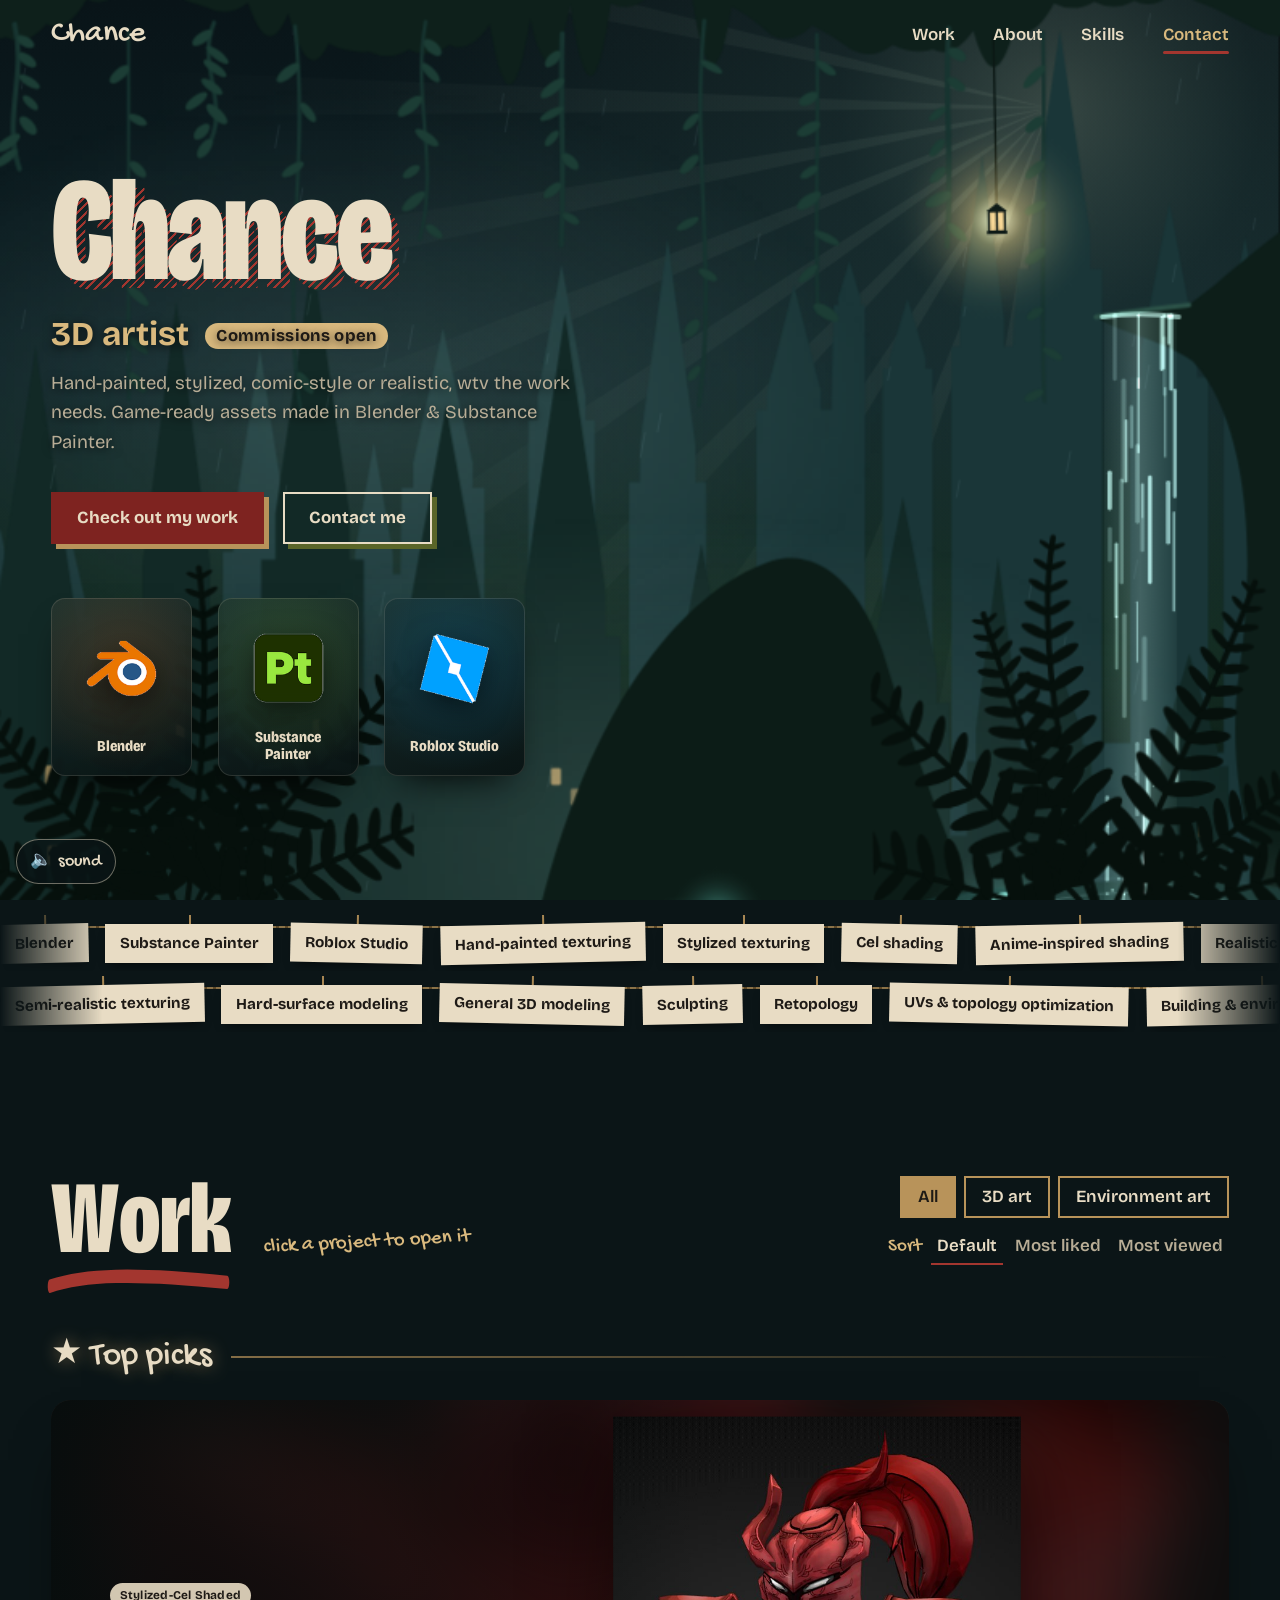
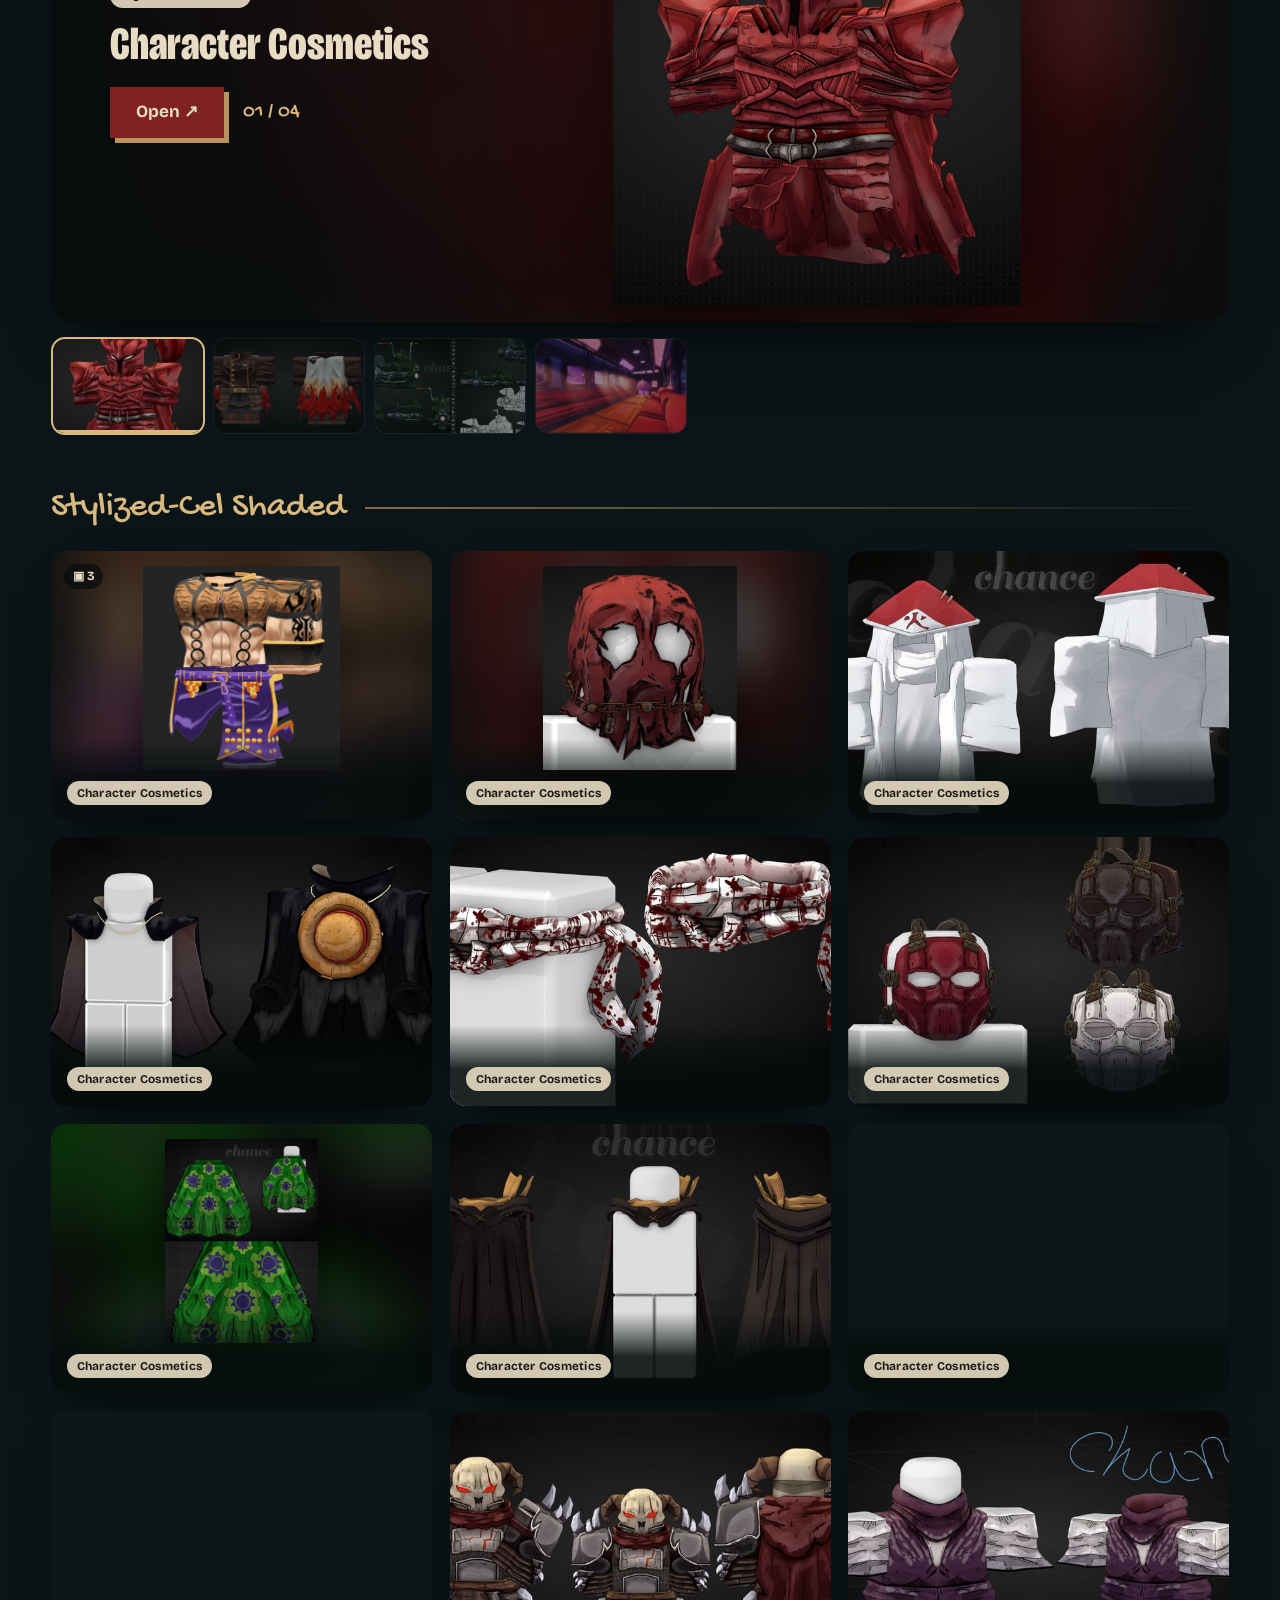
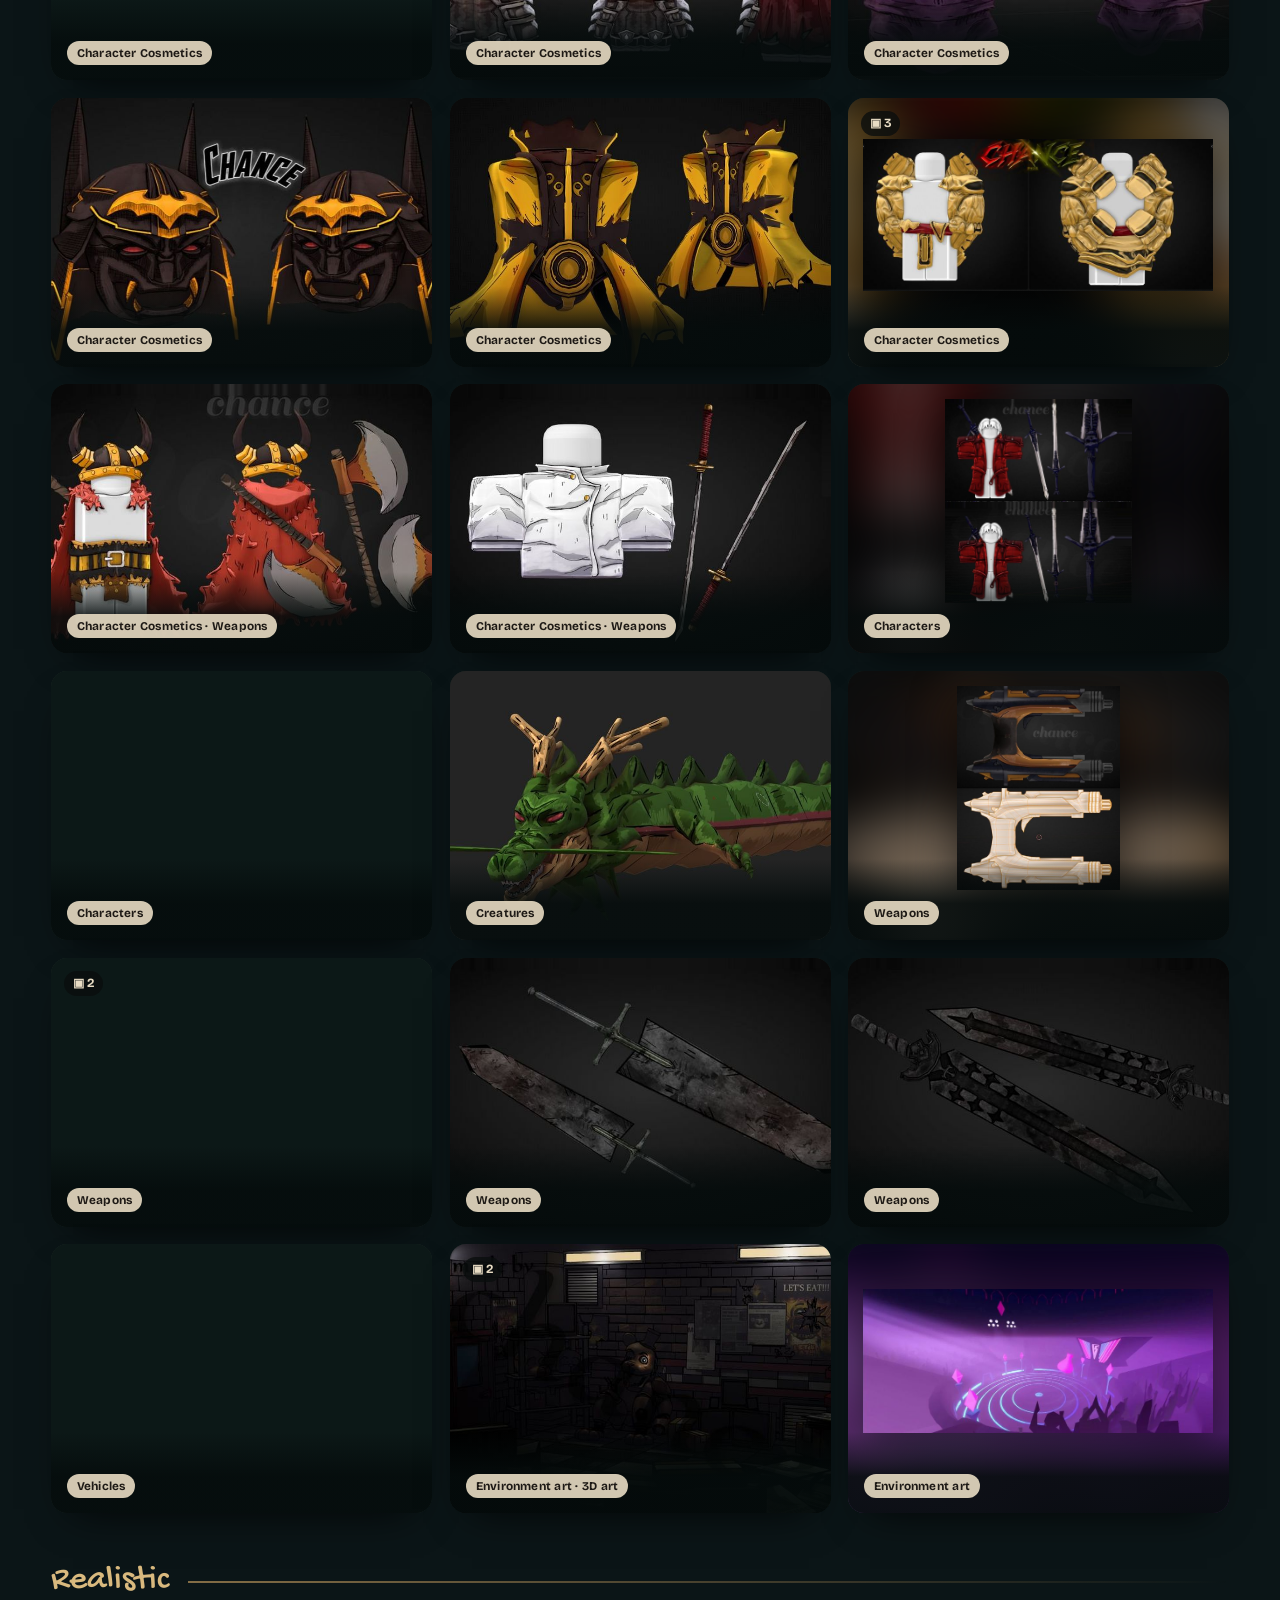
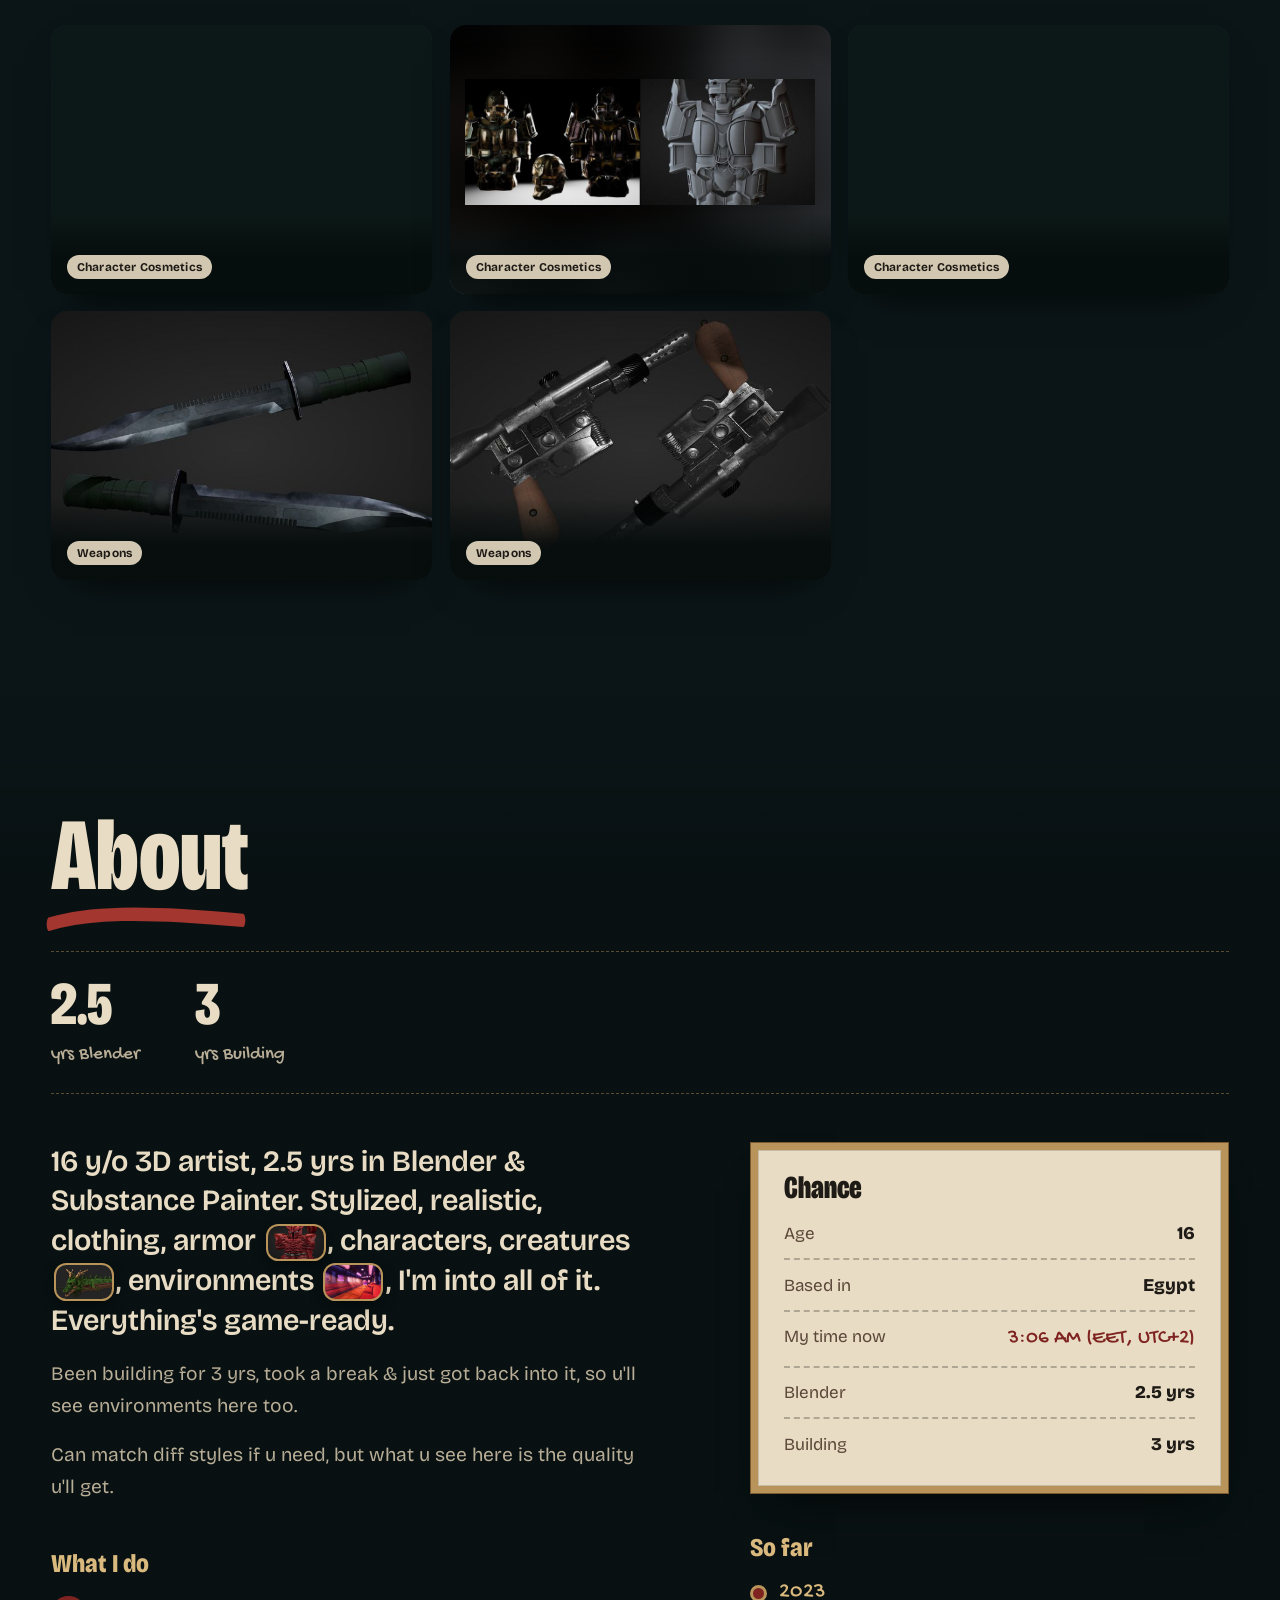
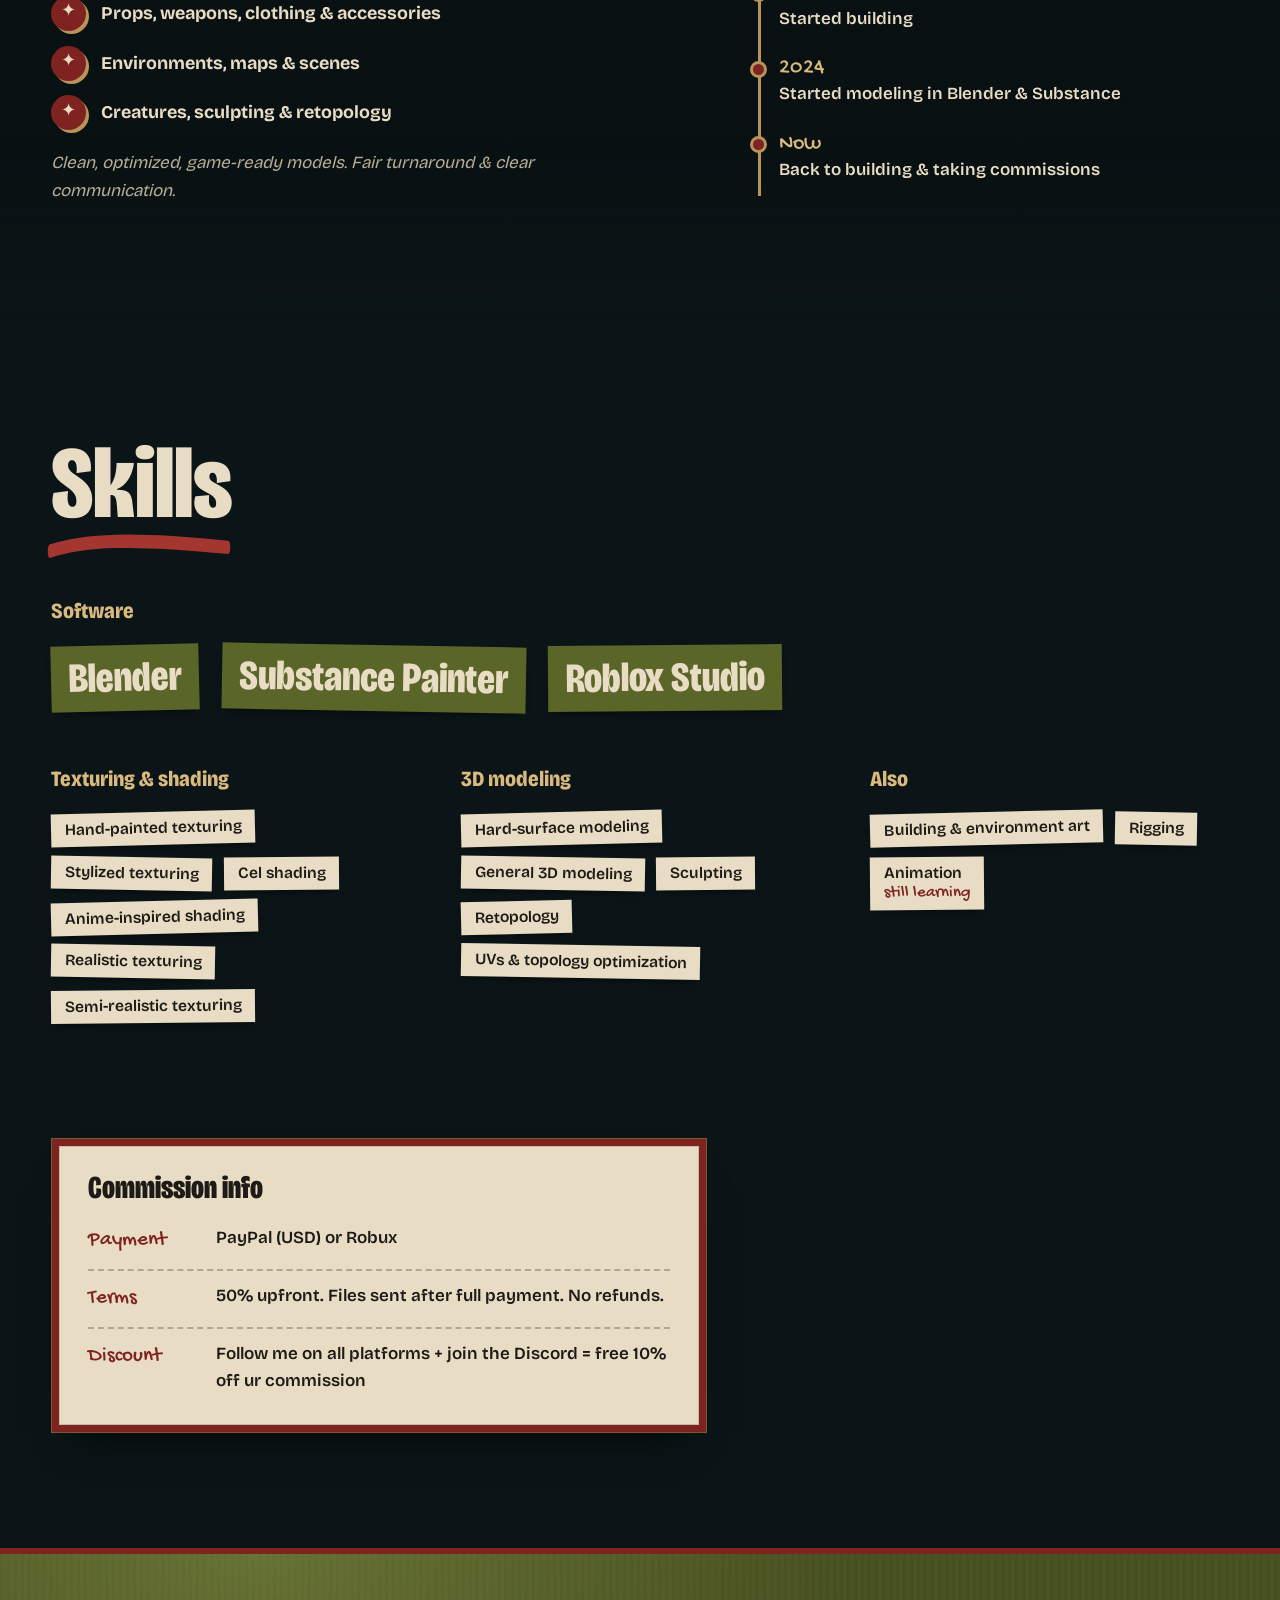
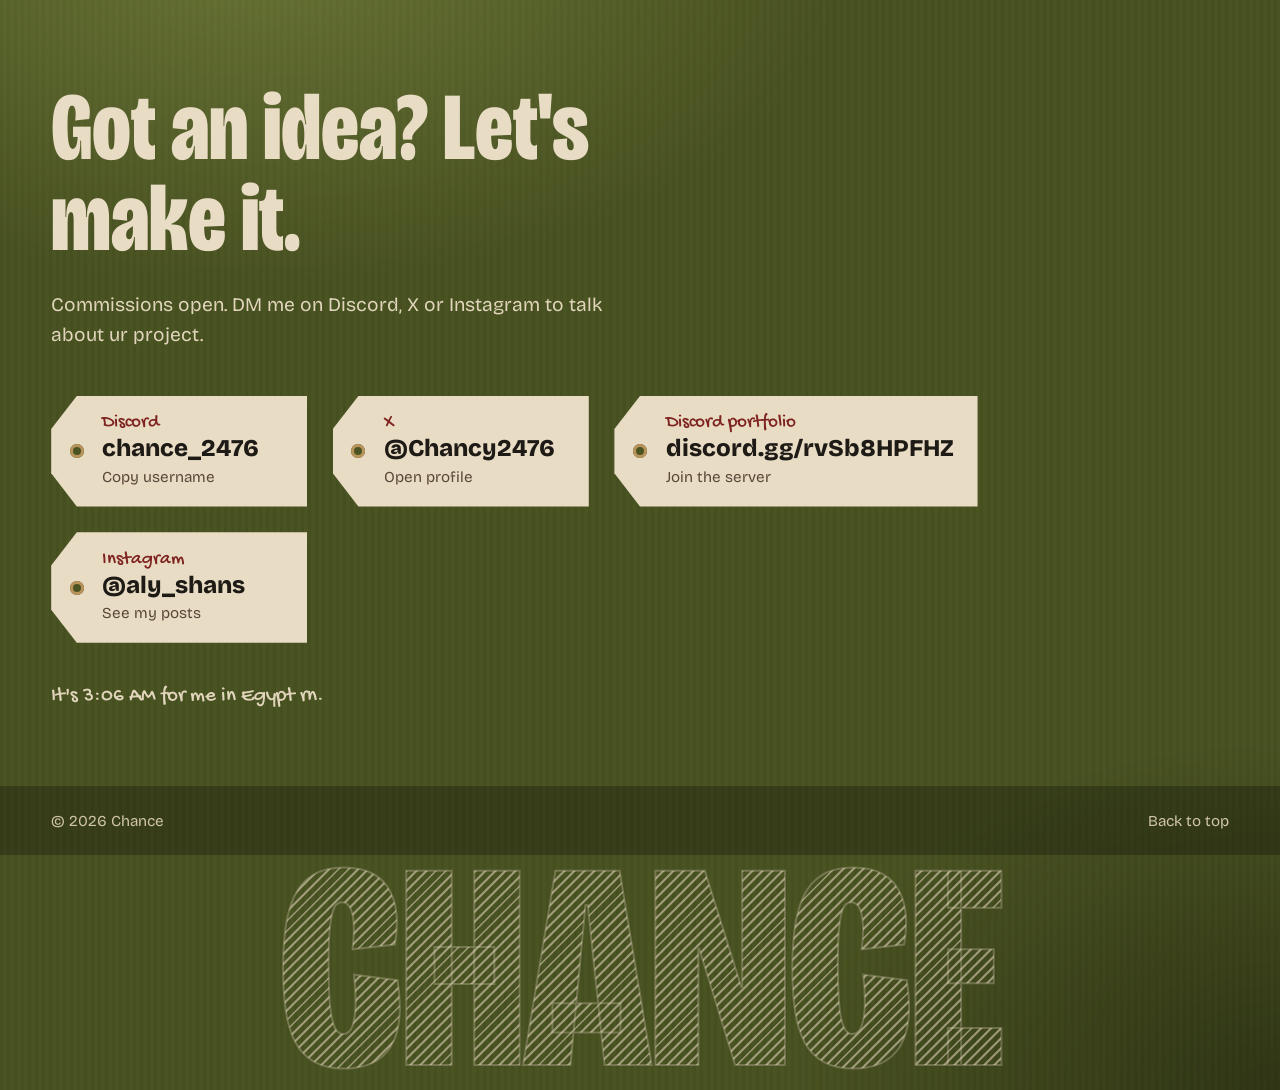
<file: index.html>
<!DOCTYPE html>
<html lang="en">
<head>
<meta charset="utf-8">
<meta name="viewport" content="width=device-width, initial-scale=1, viewport-fit=cover">
<title>Chance | 3D artist</title>
<meta name="description" content="Chance is a 3D artist making hand-painted, stylized and realistic game-ready assets in Blender and Substance Painter: armor, clothing, characters, creatures, weapons, vehicles and environments. Commissions open.">
<meta property="og:title" content="Chance | 3D artist">
<meta property="og:description" content="Hand-painted, stylized & realistic game-ready 3D. Commissions open.">
<meta property="og:type" content="website">
<meta property="og:url" content="https://chance-port.github.io/">
<meta property="og:image" content="https://chance-port.github.io/og-image.jpg">
<meta property="og:image:width" content="1200">
<meta property="og:image:height" content="630">
<meta property="og:image:alt" content="Chance, 3D artist: commissions open">
<meta name="twitter:card" content="summary_large_image">
<meta name="twitter:title" content="Chance | 3D artist">
<meta name="twitter:description" content="Hand-painted, stylized & realistic game-ready 3D. Commissions open.">
<meta name="twitter:image" content="https://chance-port.github.io/og-image.jpg">
<link rel="canonical" href="https://chance-port.github.io/">
<script type="application/ld+json">{"@context":"https://schema.org","@type":"Person","name":"Chance","jobTitle":"3D artist","url":"https://chance-port.github.io/","sameAs":["https://x.com/Chancy2476","https://www.instagram.com/aly_shans"]}</script>
<meta name="theme-color" content="#0B1517">
<link rel="icon" href="data:image/svg+xml,<svg xmlns='http://www.w3.org/2000/svg' viewBox='0 0 32 32'><rect x='3' y='3' width='26' height='26' fill='%23E8DCC4' stroke='%23B8935A' stroke-width='4'/><path d='M16 8l7 4v8l-7 4-7-4v-8z' fill='%237E2320' stroke='%231E1A16' stroke-width='1.5'/></svg>">
<link rel="preconnect" href="https://fonts.googleapis.com">
<link rel="preconnect" href="https://fonts.gstatic.com" crossorigin>
<link href="https://fonts.googleapis.com/css2?family=Bricolage+Grotesque:opsz,wdth,wght@12..96,75..100,300..800&family=Gochi+Hand&display=swap" rel="stylesheet">
<link rel="stylesheet" href="style.css">
</head>
<body>

<div class="loader" aria-hidden="true">
  <svg viewBox="0 0 80 140" class="candle">
    <circle class="candle-glow" cx="40" cy="34" r="30"/>
    <path class="candle-flame" d="M40 14C46 26 50 32 47 40C45 45 35 45 33 40C30 32 34 26 40 14Z"/>
    <path d="M40 44v8" class="candle-wick"/>
    <path d="M28 52h24v62H28z" class="candle-body"/>
    <path d="M28 60c6 3 9-2 12 4" class="candle-drip"/>
    <path d="M16 114h48l-4 10H20z" class="candle-dish"/>
  </svg>
  <p class="loader-text">lighting up</p>
</div>

<div class="scene" aria-hidden="true"><canvas class="scene-canvas"></canvas></div>
<div class="cursor" aria-hidden="true"><span class="cursor-label">View</span></div>
<div class="progress" aria-hidden="true"></div>

<a class="skip" href="#main">Skip to content</a>

<header class="nav" id="nav">
  <a href="#top" class="nav-logo" aria-label="Chance, back to top">Chance</a>
  <button class="nav-toggle" aria-expanded="false" aria-controls="nav-links">
    <span class="sr-only">Menu</span><span class="nav-toggle-bar"></span><span class="nav-toggle-bar"></span>
  </button>
  <nav id="nav-links" class="nav-links" aria-label="Main">
    <a href="#work" data-label="work">Work</a>
    <a href="#about" data-label="about">About</a>
    <a href="#skills" data-label="skills">Skills</a>
    <a href="#contact" data-label="contact">Contact</a>
  </nav>
</header>

<main id="main">

  <section class="hero" id="top">
    <div class="hero-text">
      <h1 class="hero-name" data-name>Chance</h1>
      <p class="hero-role"><span data-role>3D artist</span> <span class="badge" data-label="badge">Commissions open</span></p>
      <p class="hero-intro" data-intro></p>
      <div class="hero-actions">
        <a href="#work" class="btn btn-red" data-label="heroButton1">See my work</a>
        <a href="#contact" class="btn btn-line" data-label="heroButton2">Commission me</a>
      </div>
      <div class="tool-wall" data-tools aria-label="Software I use"></div>
    </div>
    <p class="scene-hint">move your mouse, click to release fireflies</p>
  </section>

  <section class="ticker" aria-label="Skills and tools">
    <div class="tick-row" data-tick="0"><div class="tick-track"></div></div>
    <div class="tick-row rev" data-tick="1"><div class="tick-track"></div></div>
  </section>

  <section class="section work" id="work">
    <div class="section-head">
      <h2 class="section-title" data-split data-label="work">Work</h2>
      <p class="note section-note" data-label="workNote">click a frame to flip it</p>
      <div class="work-tools">
        <div class="filters" role="toolbar" aria-label="Filter projects" hidden></div>
        <div class="sorter" role="group" aria-label="Sort projects" data-sort hidden><span class="sorter-label">Sort</span></div>
      </div>
    </div>
    <div class="wall" id="grid"></div>
  </section>

  <section class="section about" id="about">
    <div class="section-head">
      <h2 class="section-title" data-split data-label="about">About</h2>
    </div>
    <div class="stats-band" data-statsband></div>
    <div class="about-grid">
      <div class="about-bio">
        <div class="bio" data-bio></div>
        <h3 class="sub-title" data-label="howIWork">How I work</h3>
        <ol class="process" data-process></ol>
      </div>
      <aside class="about-side">
        <div class="placard pop">
          <p class="placard-title" data-name-plain>Chance</p>
          <dl class="facts" data-facts></dl>
        </div>
        <h3 class="sub-title" data-label="soFar">So far</h3>
        <ol class="timeline" data-timeline></ol>
      </aside>
    </div>
  </section>

  <section class="section skills" id="skills">
    <div class="section-head">
      <h2 class="section-title" data-split data-label="skills">Skills</h2>
    </div>
    <div class="skills-wrap" data-skills></div>
  </section>

  <section class="section commission-sec" data-commission-sec>
    <div class="commission-card pop">
      <h3 class="commission-title" data-commission-title>Commission info</h3>
      <dl class="commission-list" data-commission></dl>
    </div>
  </section>

  <section class="contact" id="contact">
    <div class="contact-inner">
      <h2 class="contact-title" data-split data-label="contactTitle">Have a model or scene in mind?</h2>
      <p class="contact-text" data-label="contactText">I'm open to commissions and collaborations. Send me a message on Discord or X with what you need and we'll work it out from there.</p>
      <div class="contact-links">
        <button class="tag" type="button" data-copy-discord>
          <span class="tag-label">Discord</span>
          <span class="tag-value" data-discord></span>
          <span class="tag-action" data-copy-status>Copy username</span>
        </button>
        <a class="tag" data-x href="#" target="_blank" rel="noopener">
          <span class="tag-label">X</span>
          <span class="tag-value" data-x-handle></span>
          <span class="tag-action">Open profile</span>
        </a>
        <a class="tag" data-dserver href="#" target="_blank" rel="noopener" hidden>
          <span class="tag-label">Discord portfolio</span>
          <span class="tag-value" data-dserver-handle></span>
          <span class="tag-action">Join the server</span>
        </a>
        <a class="tag" data-ig href="#" target="_blank" rel="noopener" hidden>
          <span class="tag-label">Instagram</span>
          <span class="tag-value" data-ig-handle></span>
          <span class="tag-action">See my posts</span>
        </a>
        <a class="tag" data-email href="#" hidden>
          <span class="tag-label">Email</span>
          <span class="tag-value" data-email-value></span>
          <span class="tag-action">Write an email</span>
        </a>
      </div>
      <p class="note contact-clock" data-clock></p>
    </div>
    <footer class="footer">
      <span>&copy; <span data-year></span> <span data-name-plain>Chance</span></span>
      <span class="visits" data-visits hidden></span>
      <a href="#top">Back to top</a>
    </footer>
    <div class="wordmark" aria-hidden="true" data-wordmark><span class="wm-outline">CHANCE</span><span class="wm-fill">CHANCE</span></div>
  </section>
</main>

<!-- flipped frame -->
<div class="flip" id="flip" hidden>
  <div class="flip-backdrop"></div>
  <div class="flipper" role="dialog" aria-modal="true" aria-labelledby="flip-title">
    <div class="face face-front"></div>
    <div class="face face-back">
      <span class="tape tape-l" aria-hidden="true"></span><span class="tape tape-r" aria-hidden="true"></span>
      <button class="flip-close" type="button" aria-label="Close">&times;</button>
      <p class="back-cat" data-f-cat></p>
      <h2 class="back-title" id="flip-title" data-f-title></h2>
      <div class="back-desc" data-f-desc></div>
      <div class="stats-row" data-stats="back"></div>
      <div class="back-actions">
        <button class="btn btn-red" type="button" data-f-full>View full project</button>
        <a class="btn btn-ink-line" data-f-link target="_blank" rel="noopener">View on X</a>
      </div>
    </div>
  </div>
</div>

<!-- zoomed picture -->
<div class="zoom" id="zoom" role="dialog" aria-modal="true" aria-label="Zoomed picture" hidden>
  <img alt="" draggable="false">
  <button type="button" class="zoom-close" aria-label="Close zoom">&times;</button>
  <button type="button" class="zoom-prev" aria-label="Previous picture">&lsaquo;</button>
  <button type="button" class="zoom-next" aria-label="Next picture">&rsaquo;</button>
  <p class="zoom-count" aria-live="polite"></p>
  <p class="zoom-hint">scroll or pinch to zoom &middot; drag to look around &middot; double-click to reset</p>
</div>

<!-- full project view -->
<div class="viewer" id="viewer" role="dialog" aria-modal="true" aria-labelledby="viewer-title" hidden>
  <div class="viewer-panel">
    <button class="viewer-close" type="button" aria-label="Close project">Close</button>
    <div class="viewer-body">
      <div class="viewer-media" data-v-media></div>
      <div class="viewer-info">
        <p class="viewer-cat" data-v-cat></p>
        <h2 id="viewer-title" class="viewer-title" data-v-title></h2>
        <div class="viewer-desc" data-v-desc></div>
        <div class="stats-row" data-stats="viewer"></div>
        <a class="btn btn-red viewer-link" data-v-link target="_blank" rel="noopener">View the post on X</a>
      </div>
    </div>
    <div class="viewer-nav">
      <button type="button" class="viewer-prev">Previous</button>
      <span class="viewer-count" data-v-count></span>
      <button type="button" class="viewer-next">Next</button>
    </div>
  </div>
</div>

<!-- always load the newest content (skips old cached copies) -->
<script>var v = Date.now(); document.write('<script src="content.js?v=' + v + '"><\/script><script src="main.js?v=' + v + '"><\/script>');</script>
</body>
</html>
</file>
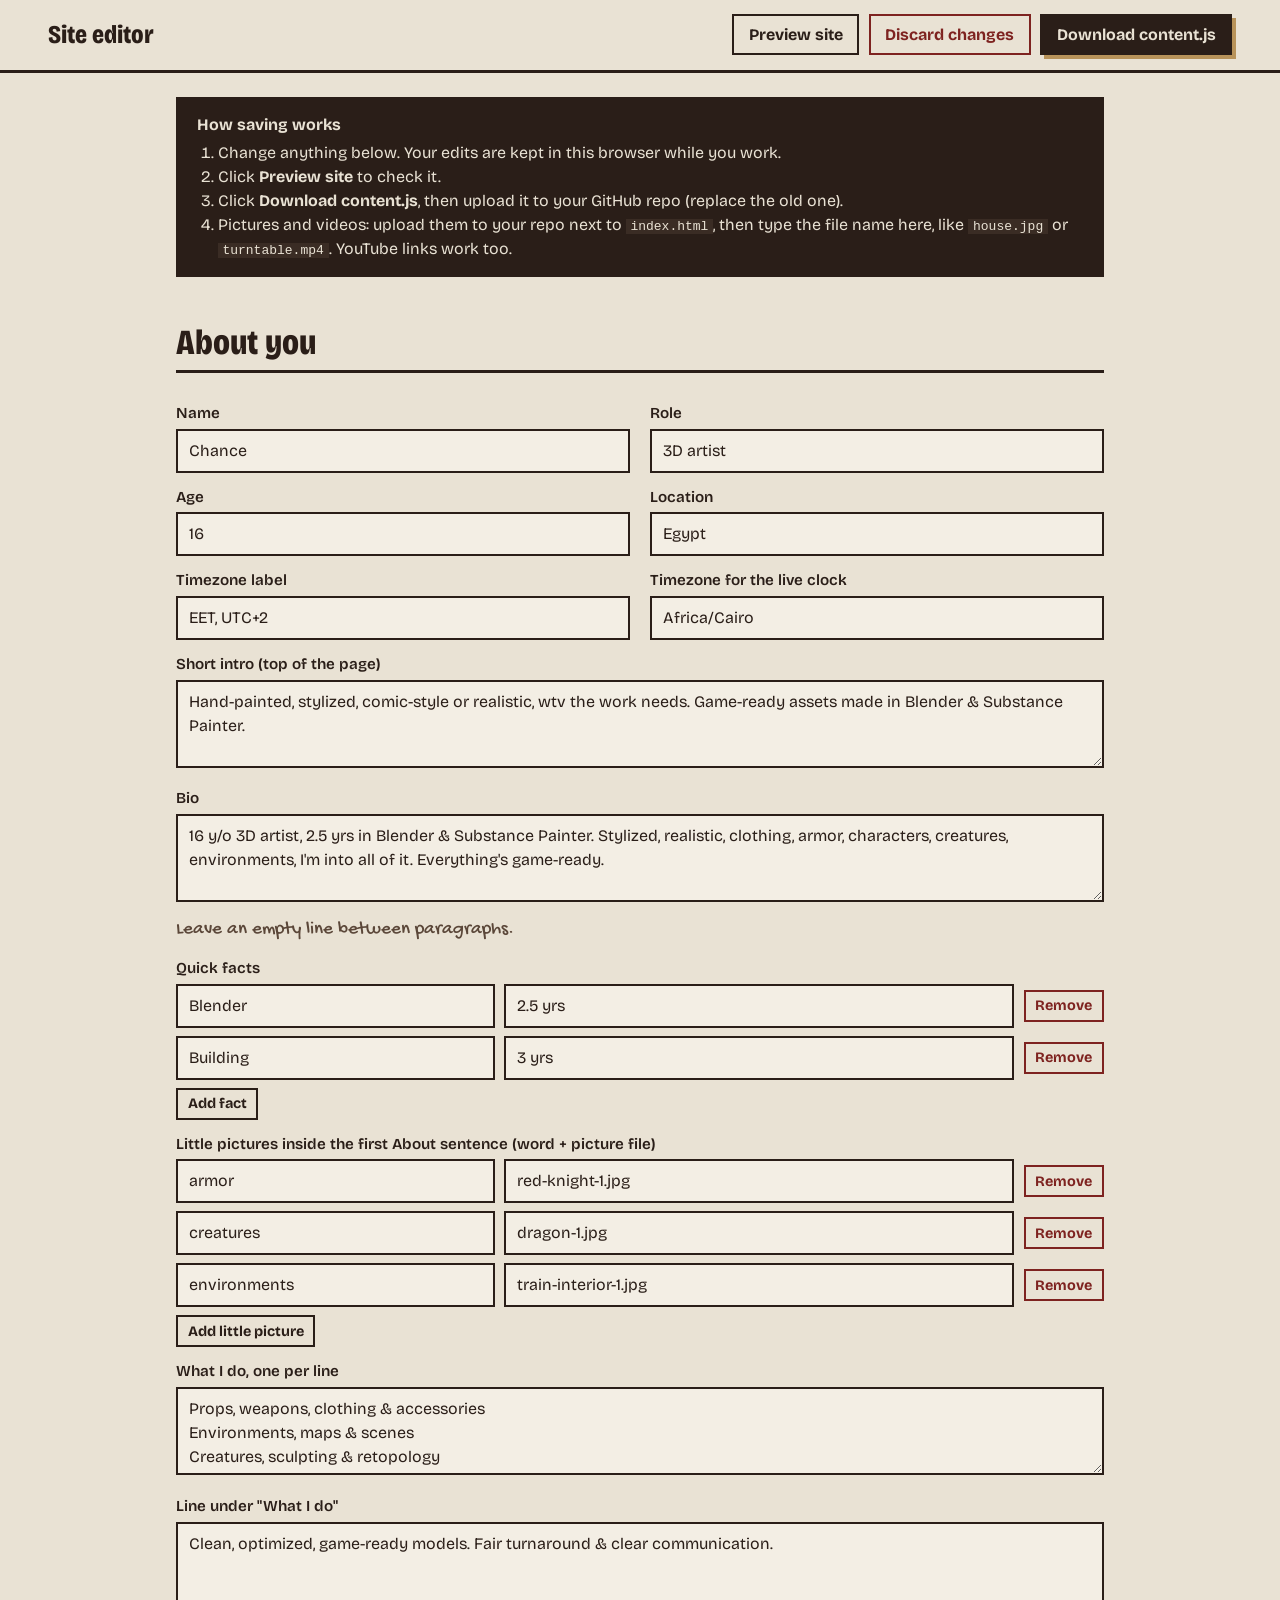
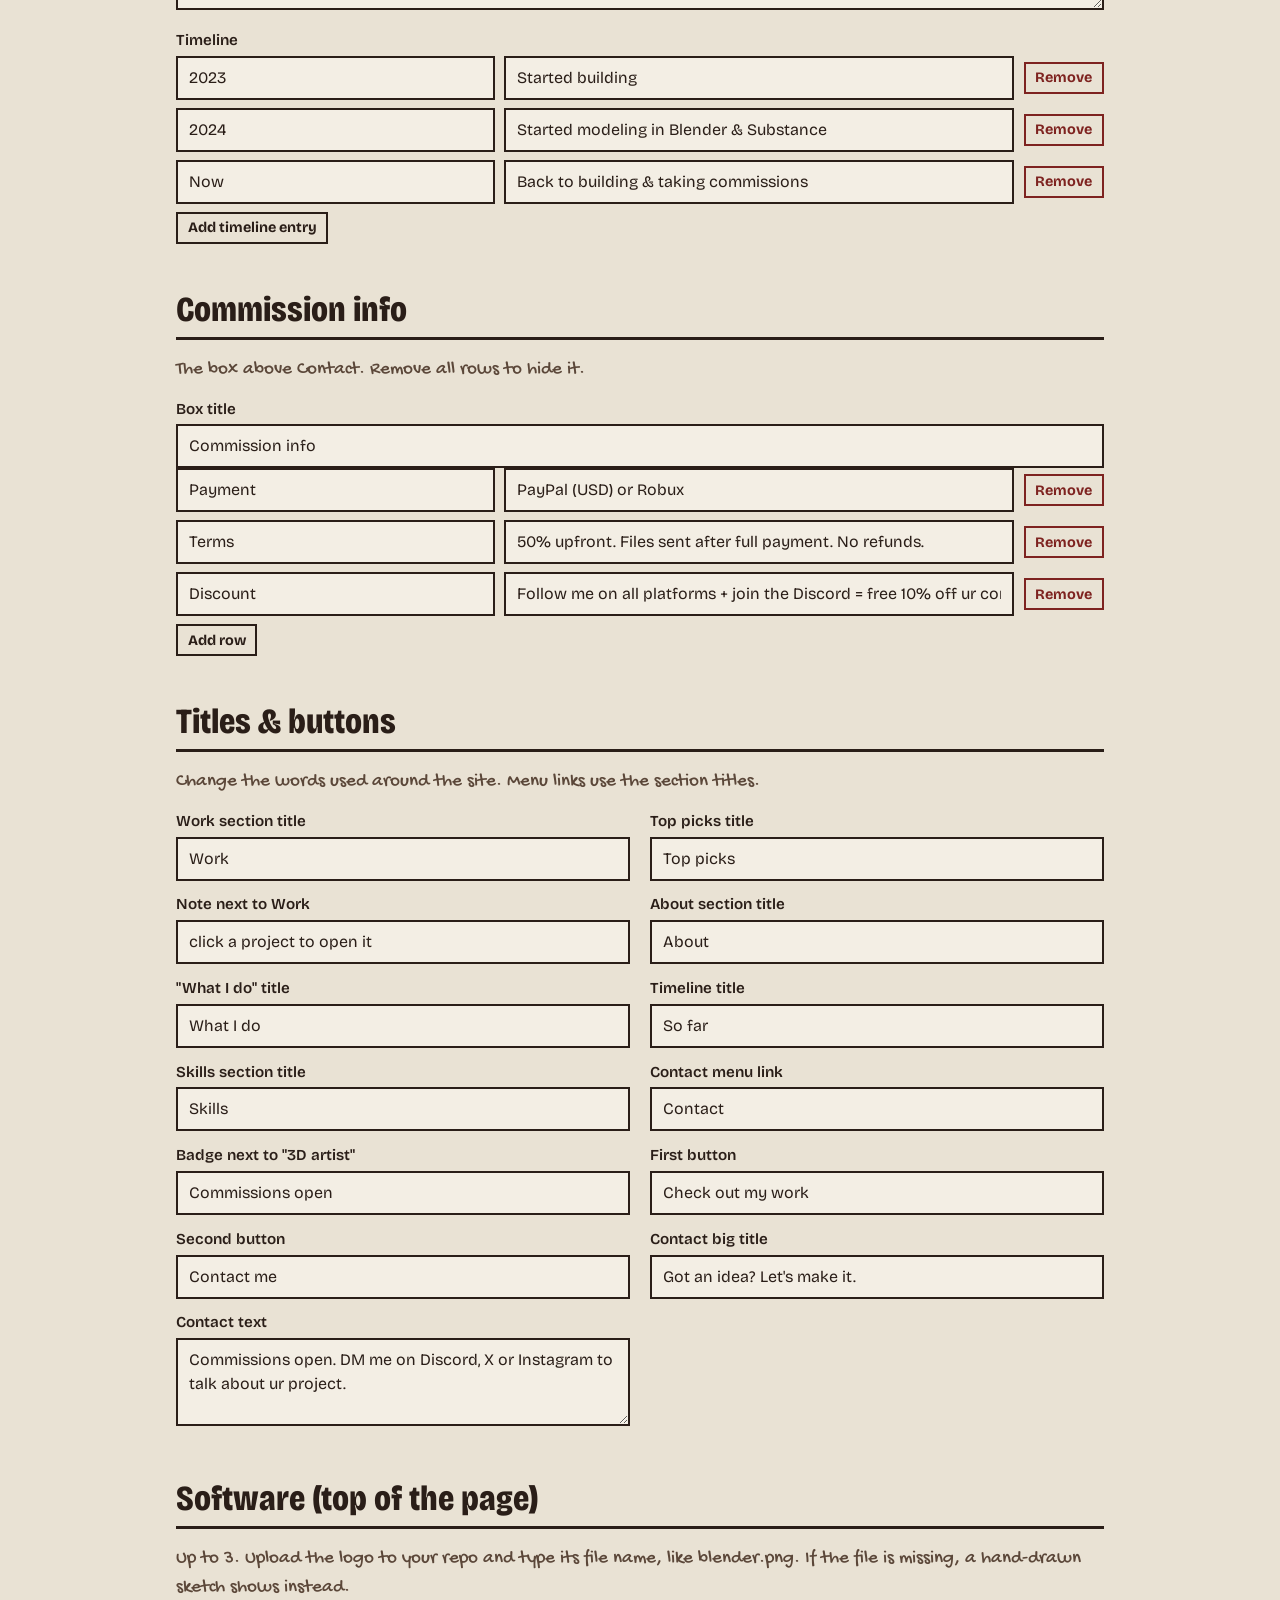
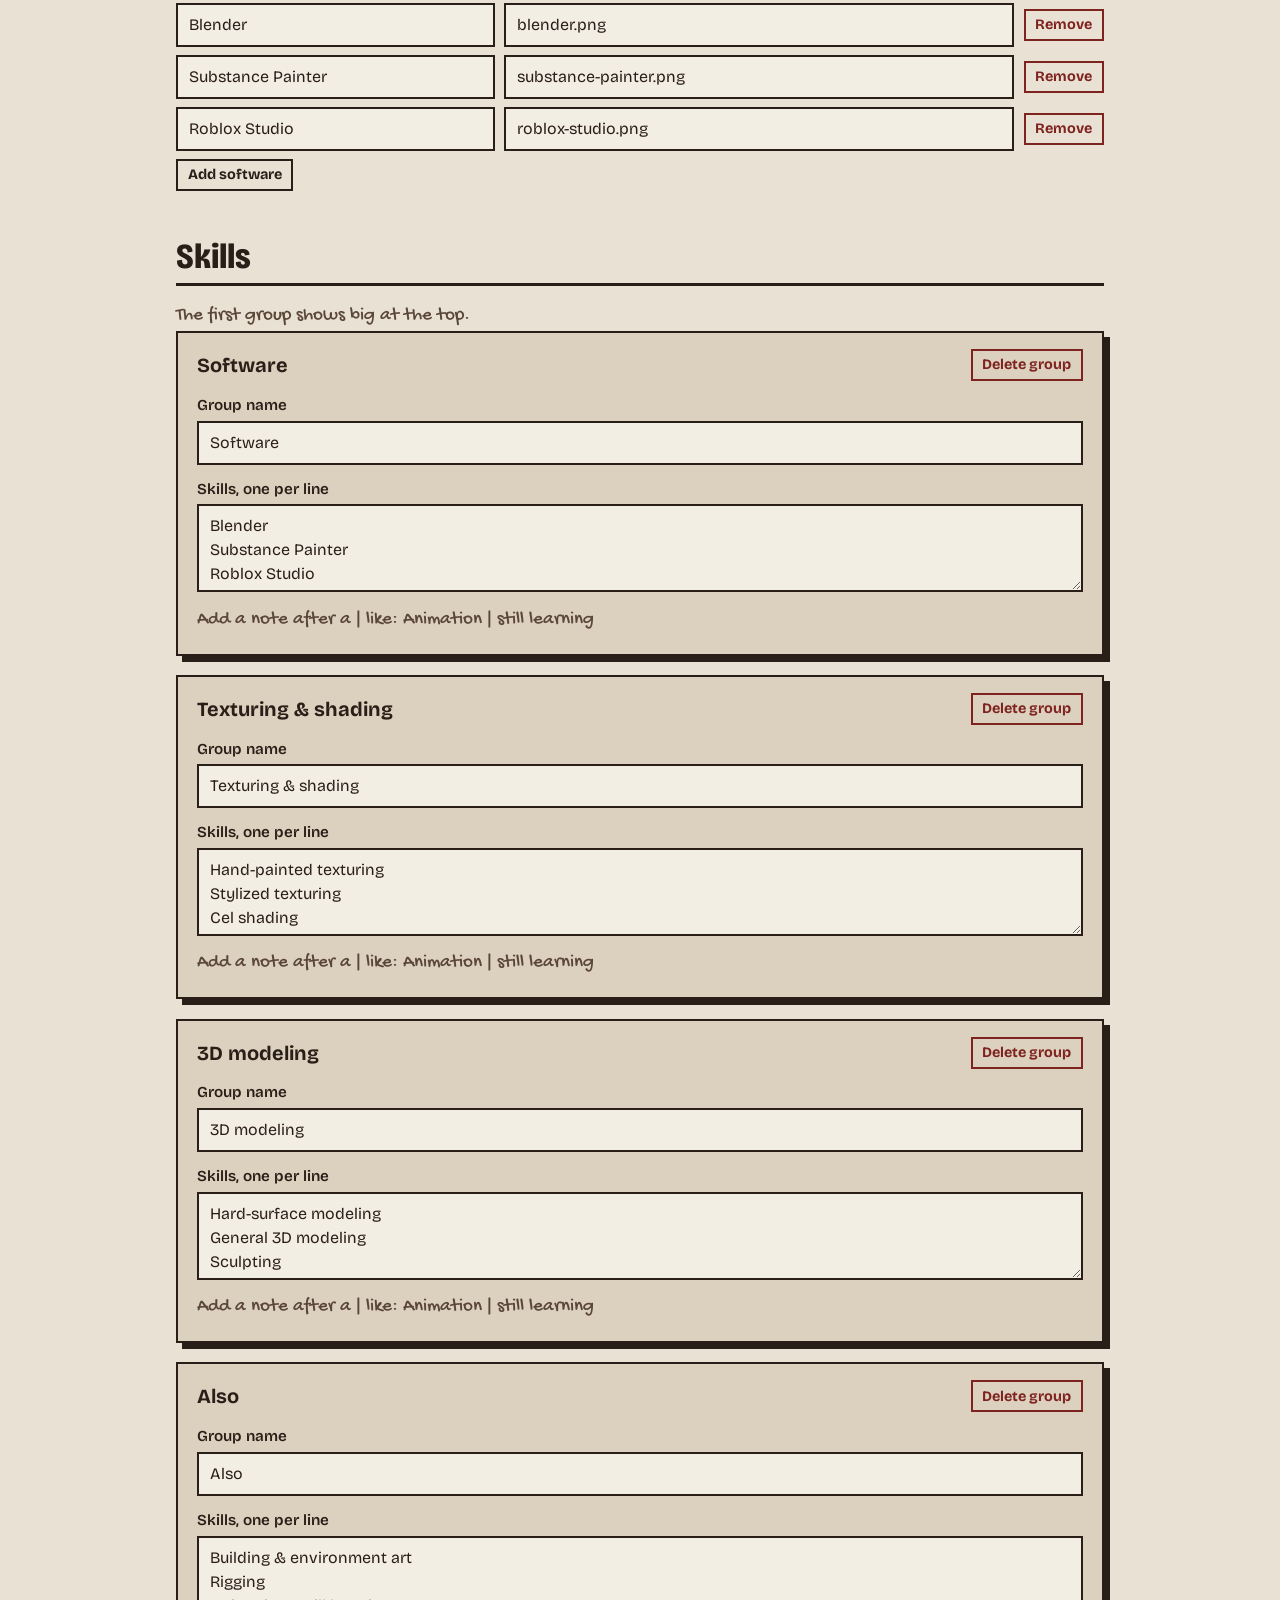
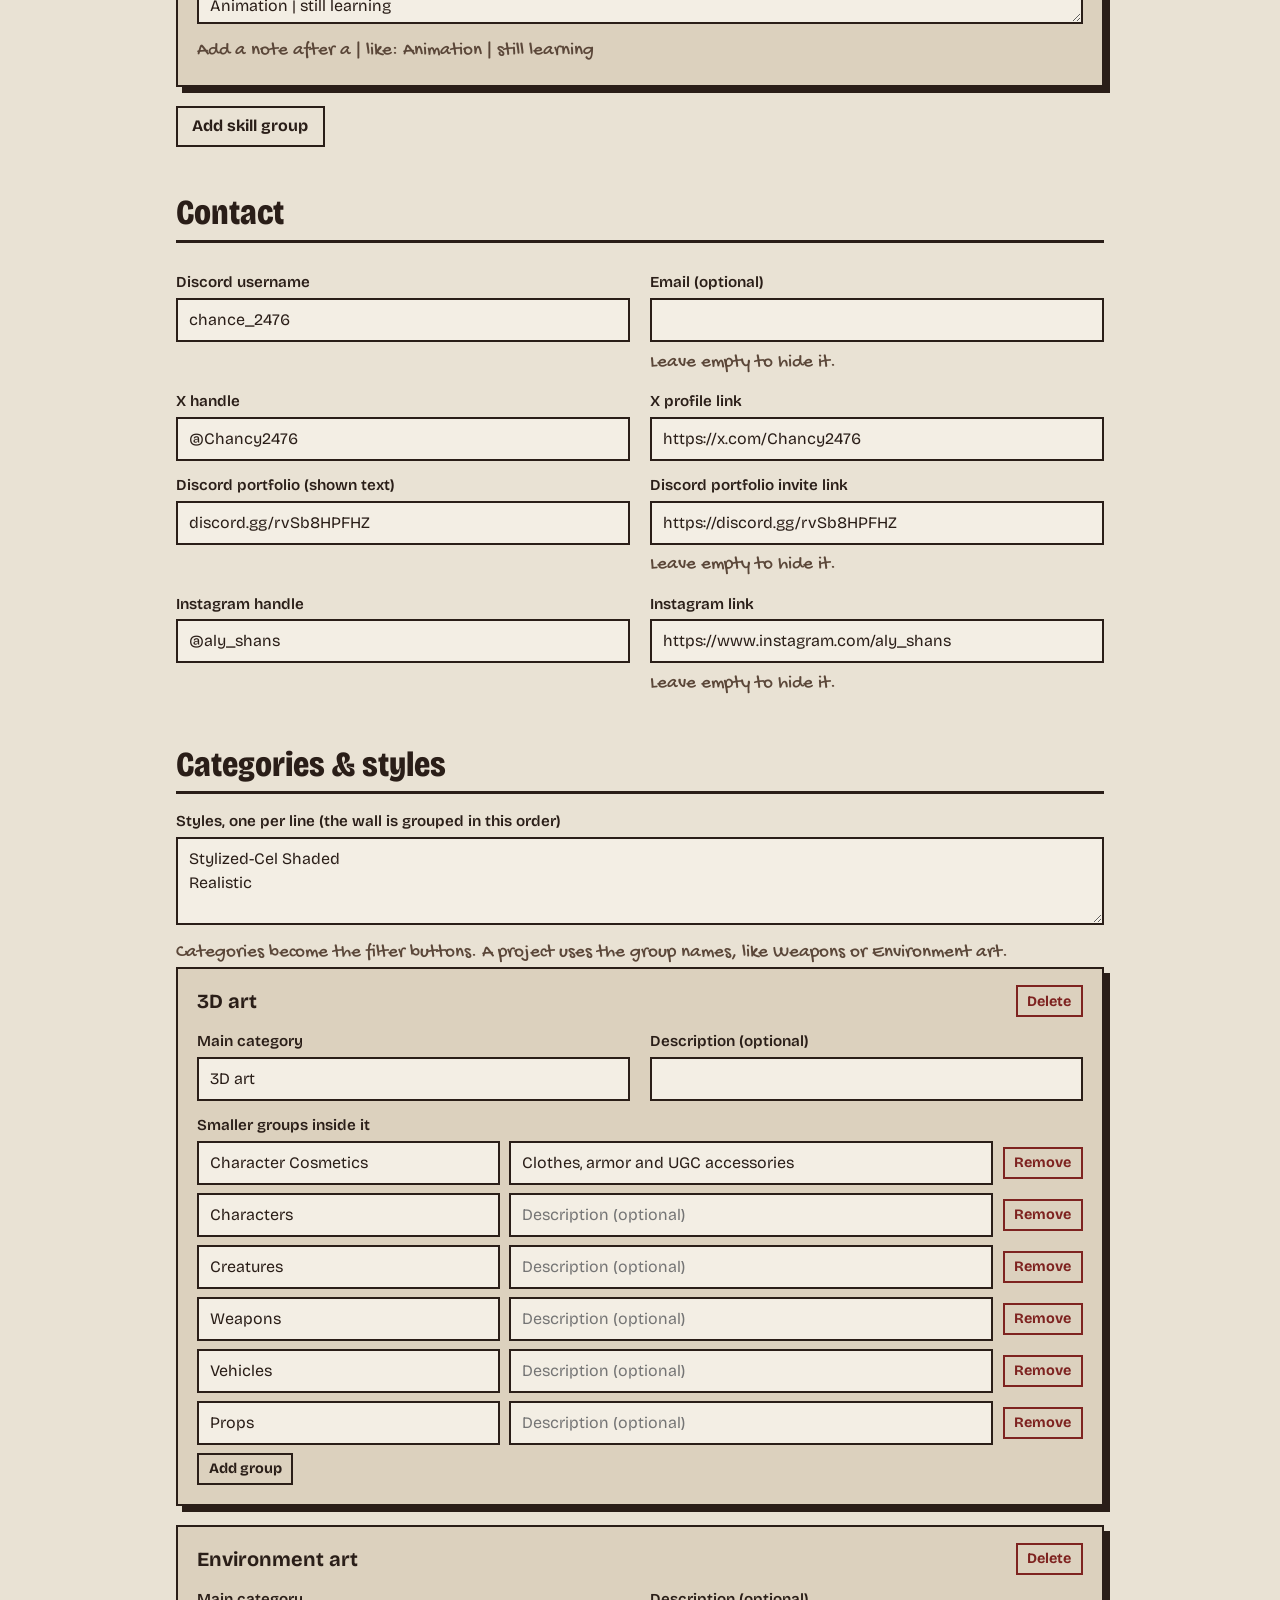
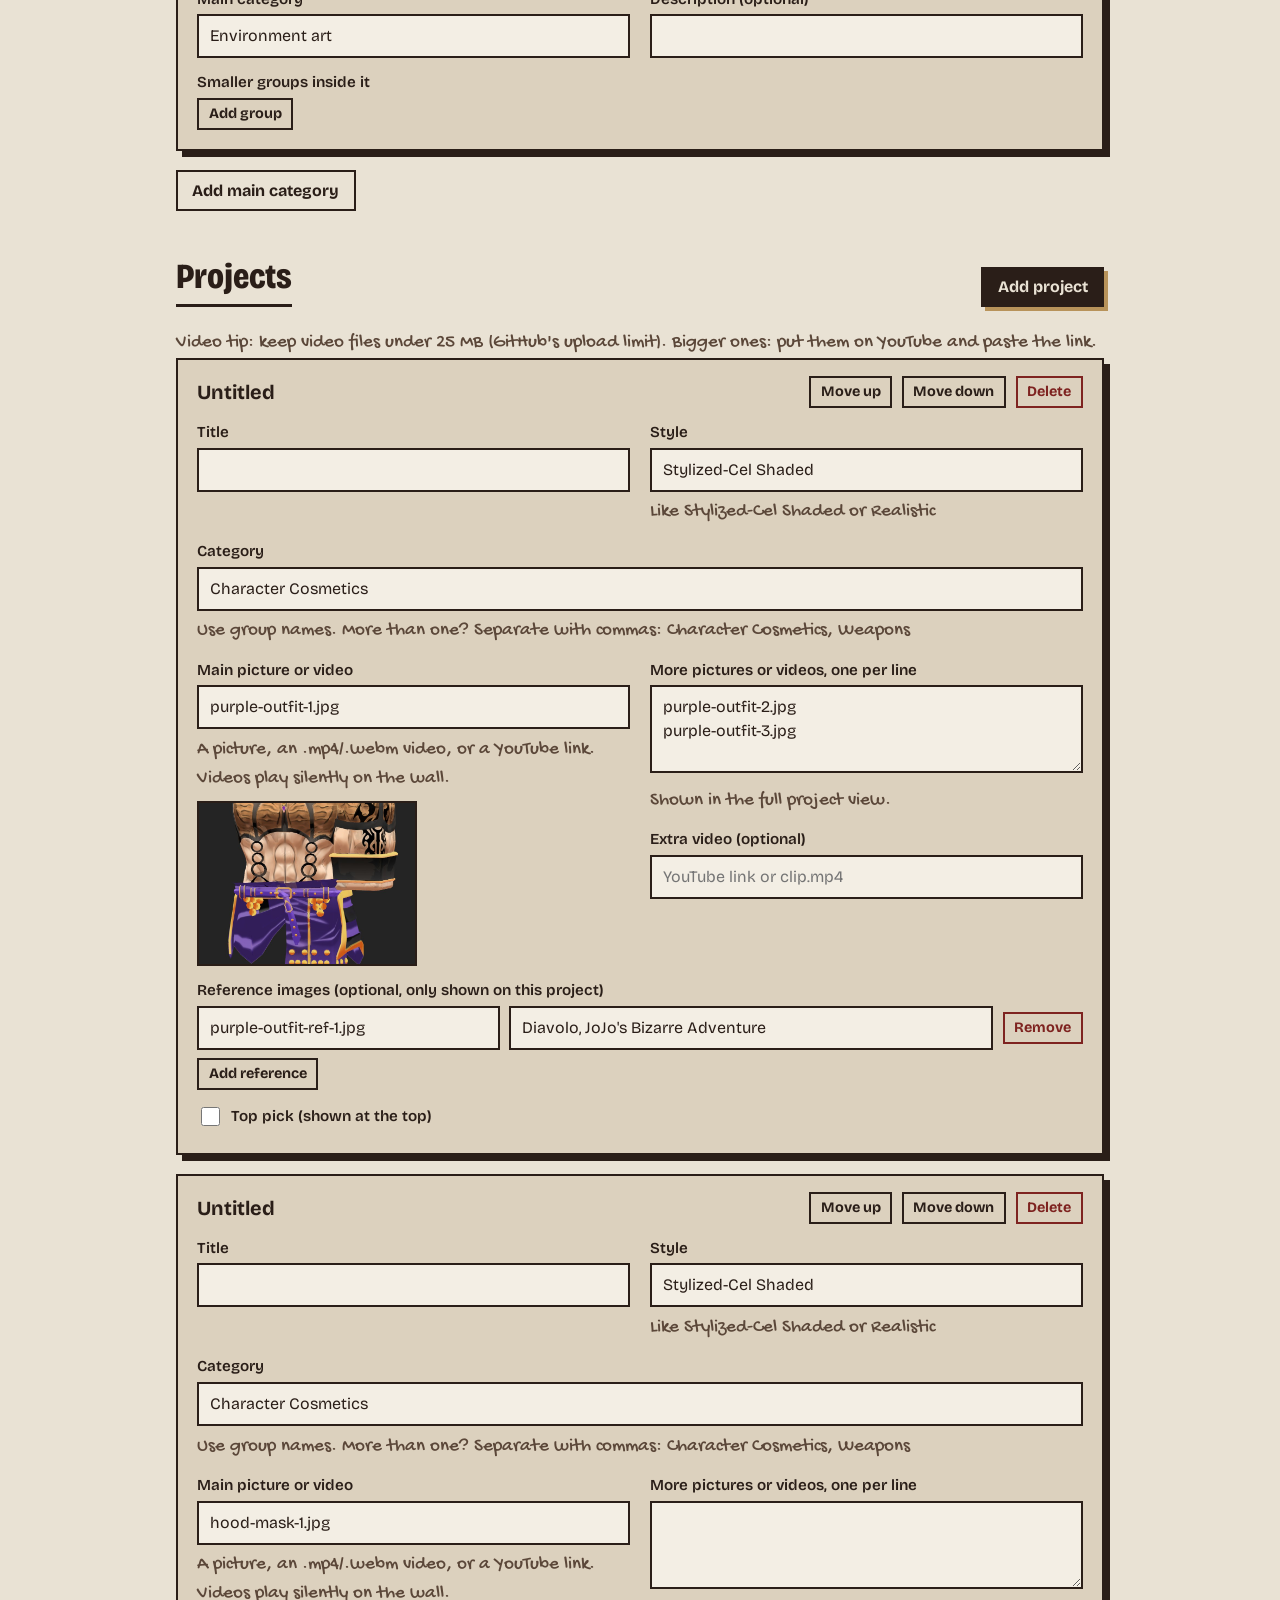
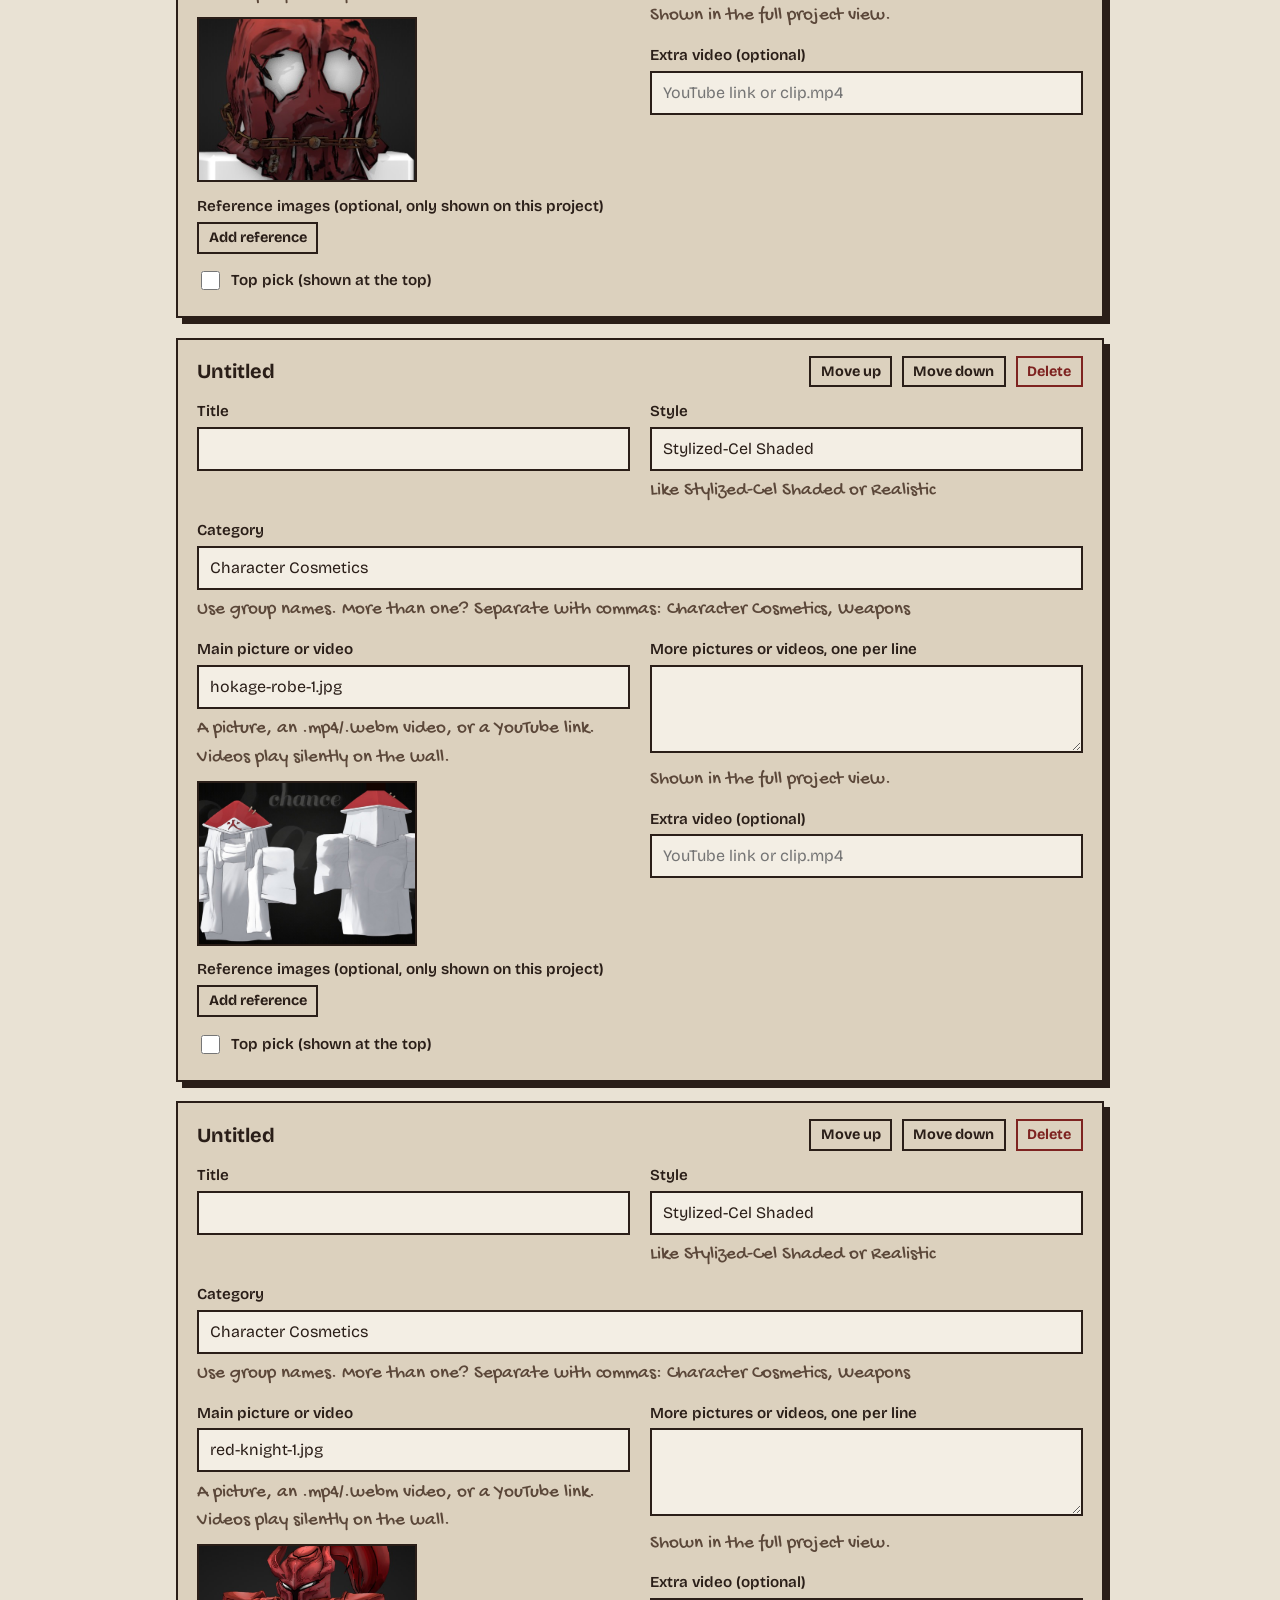
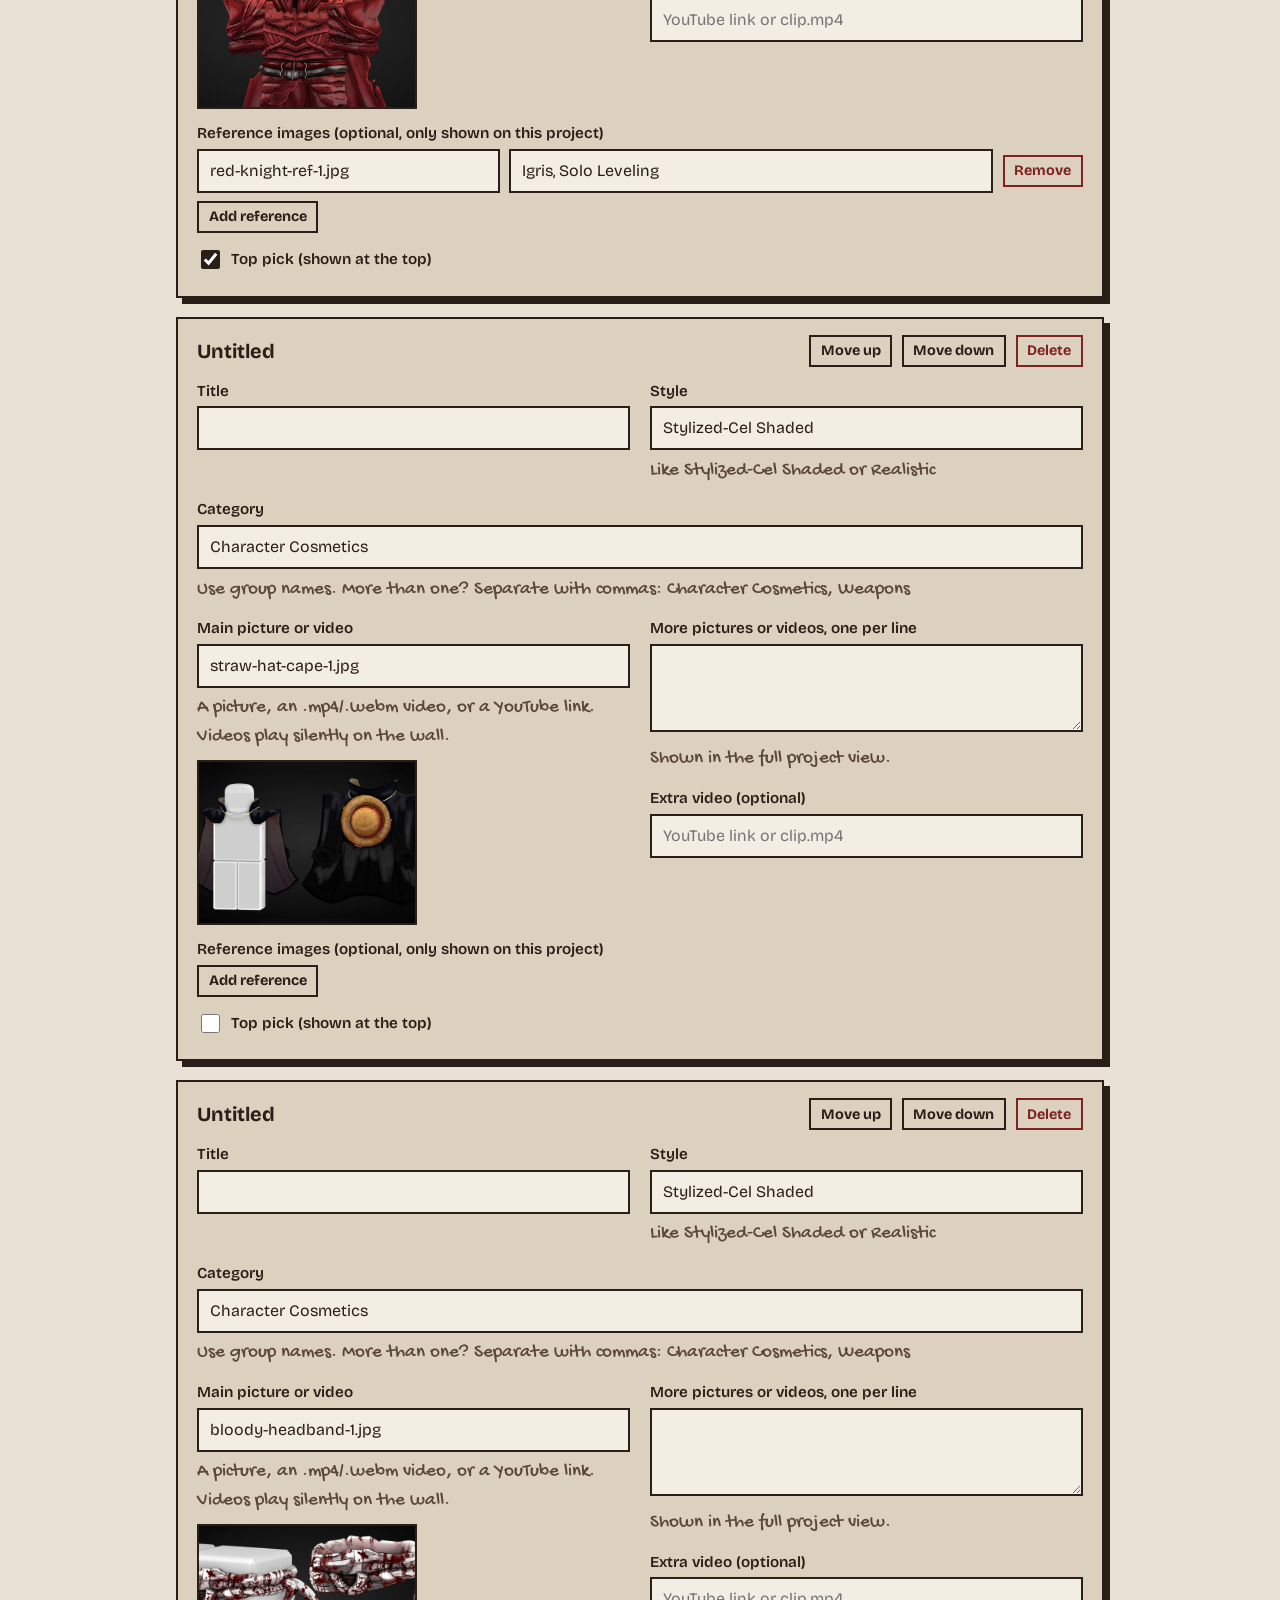
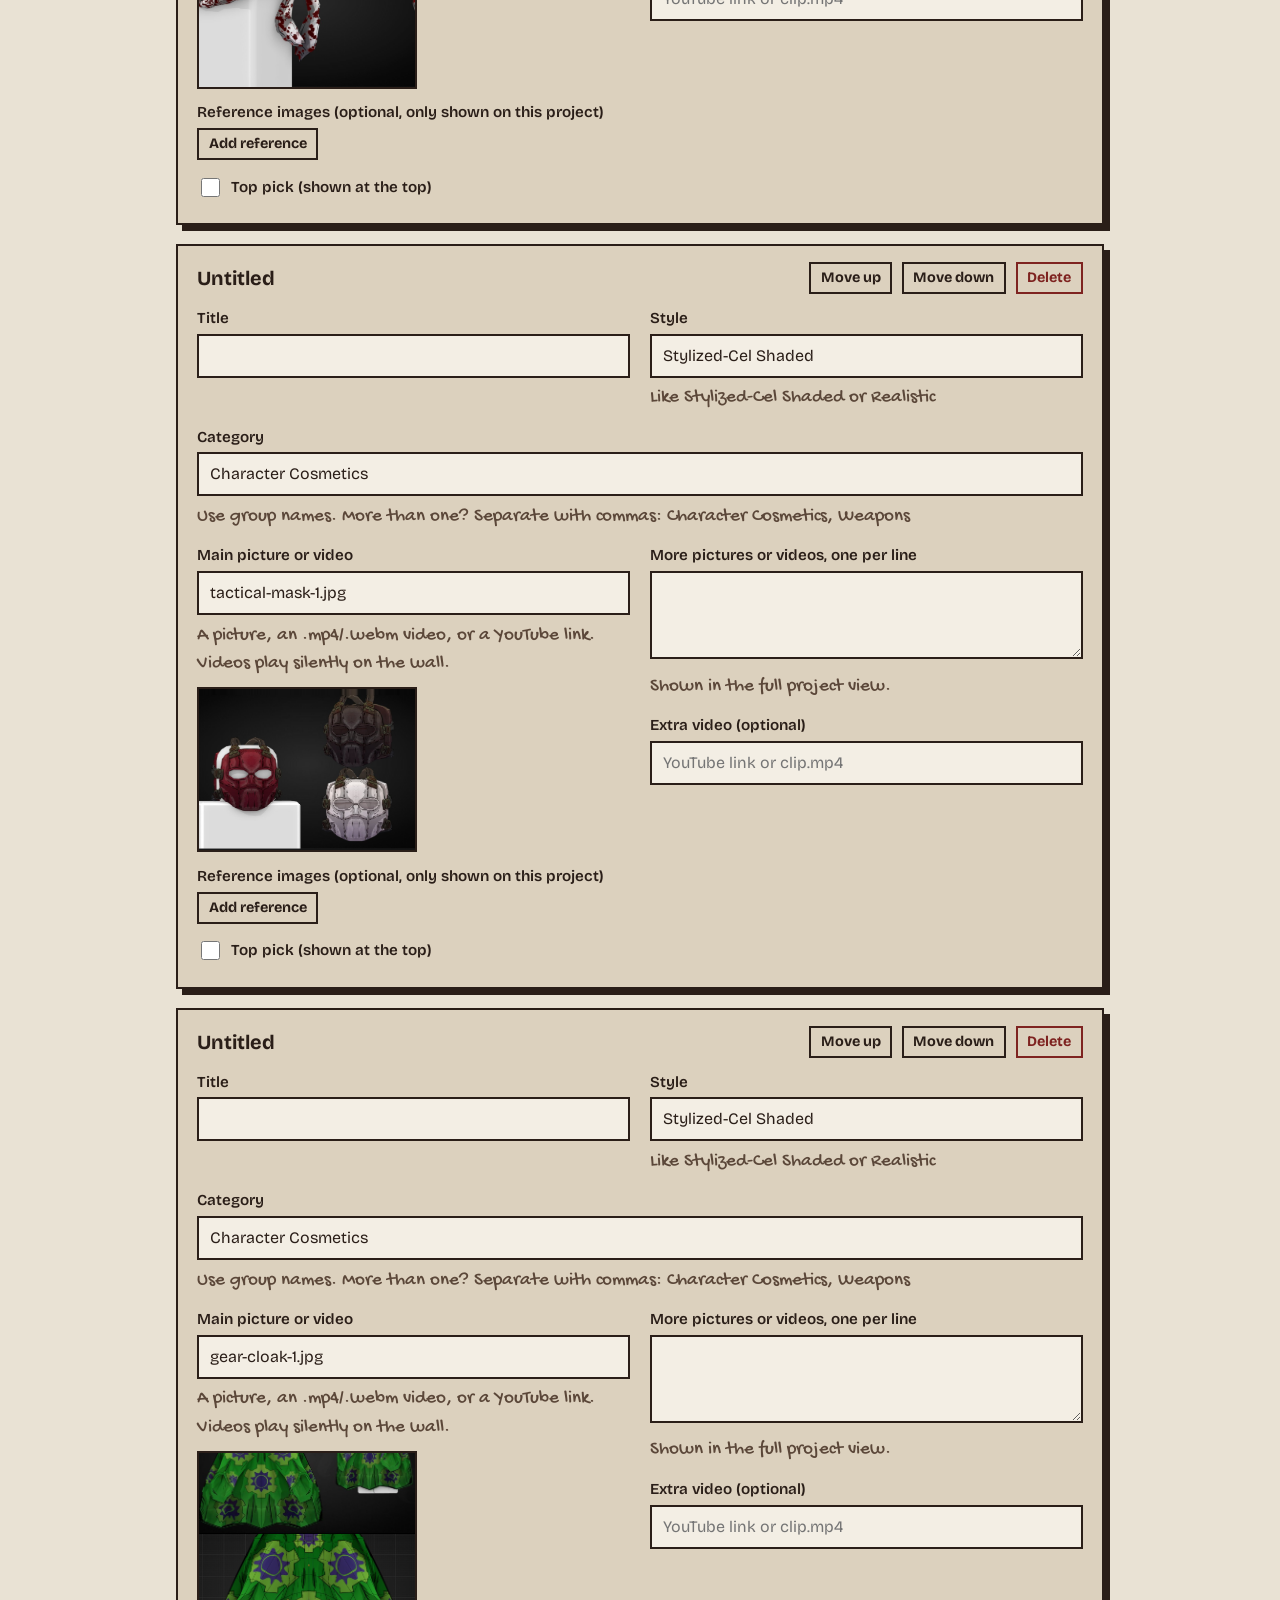
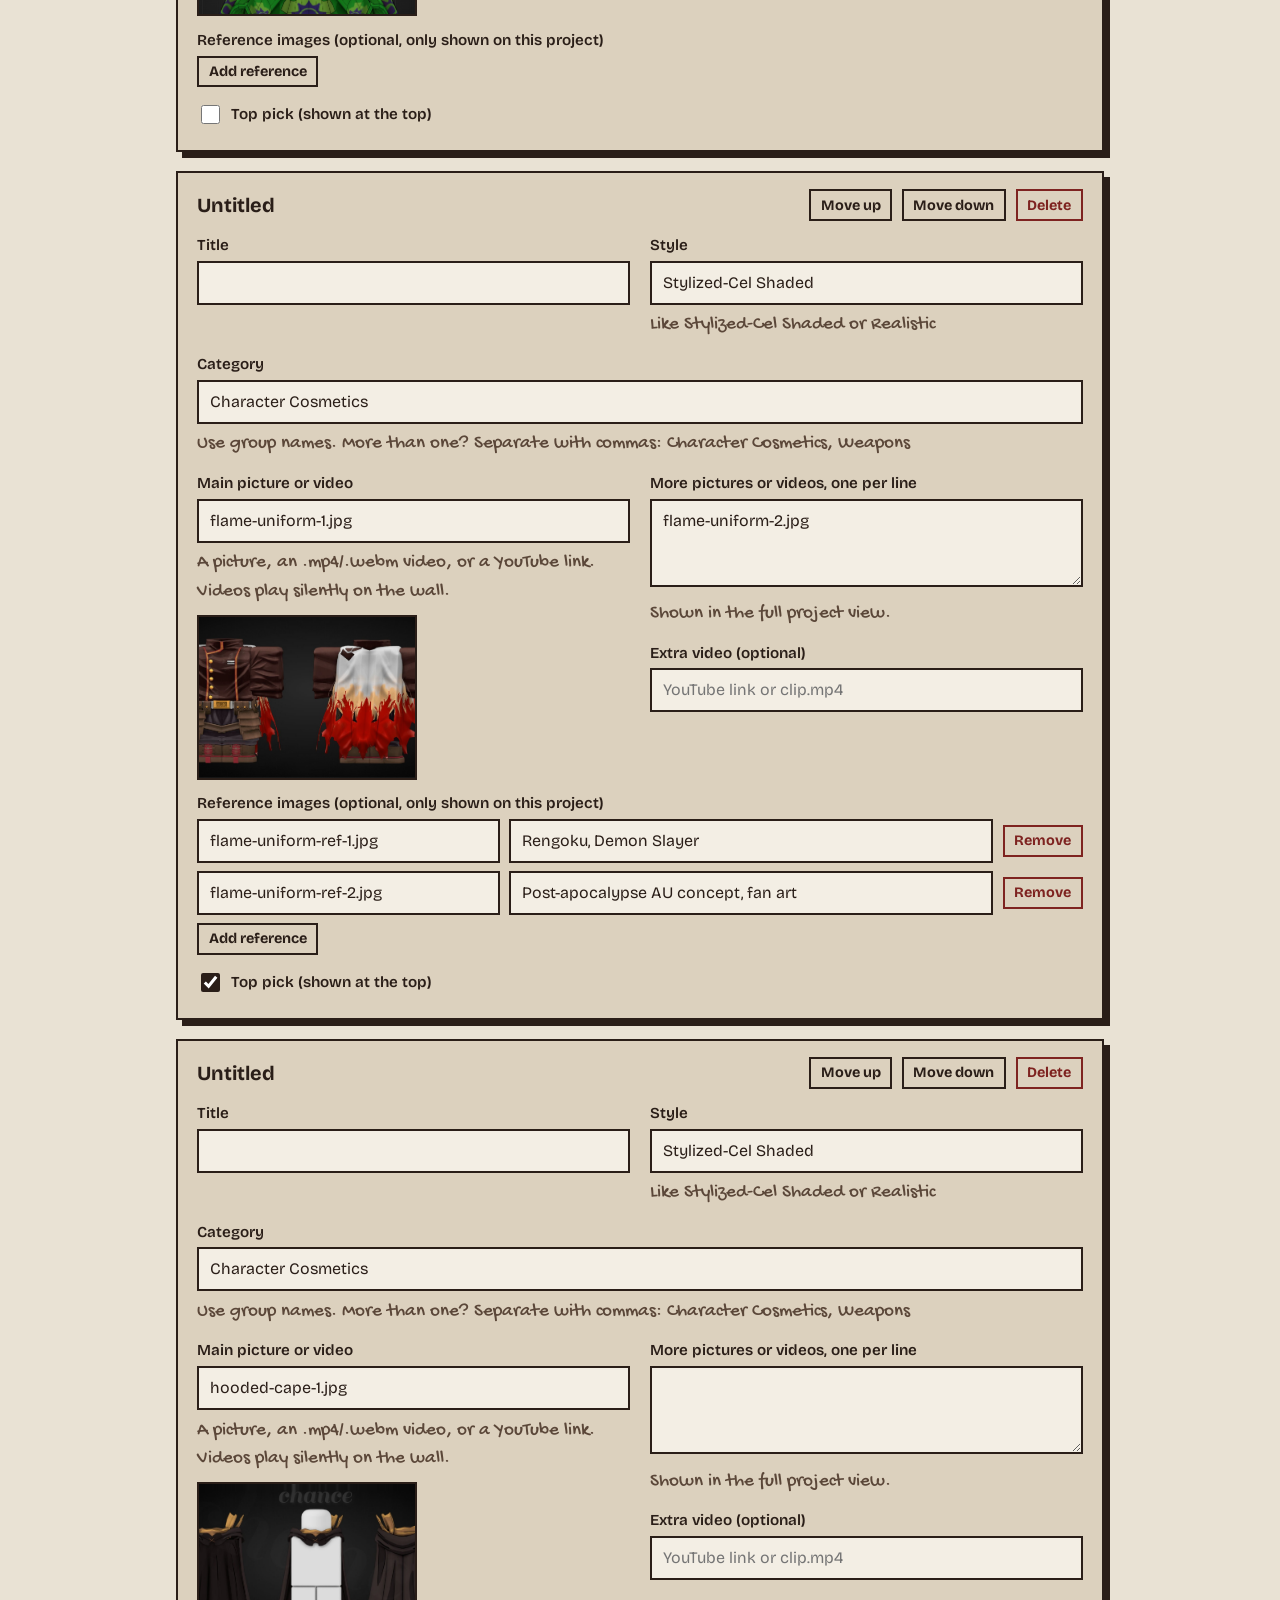
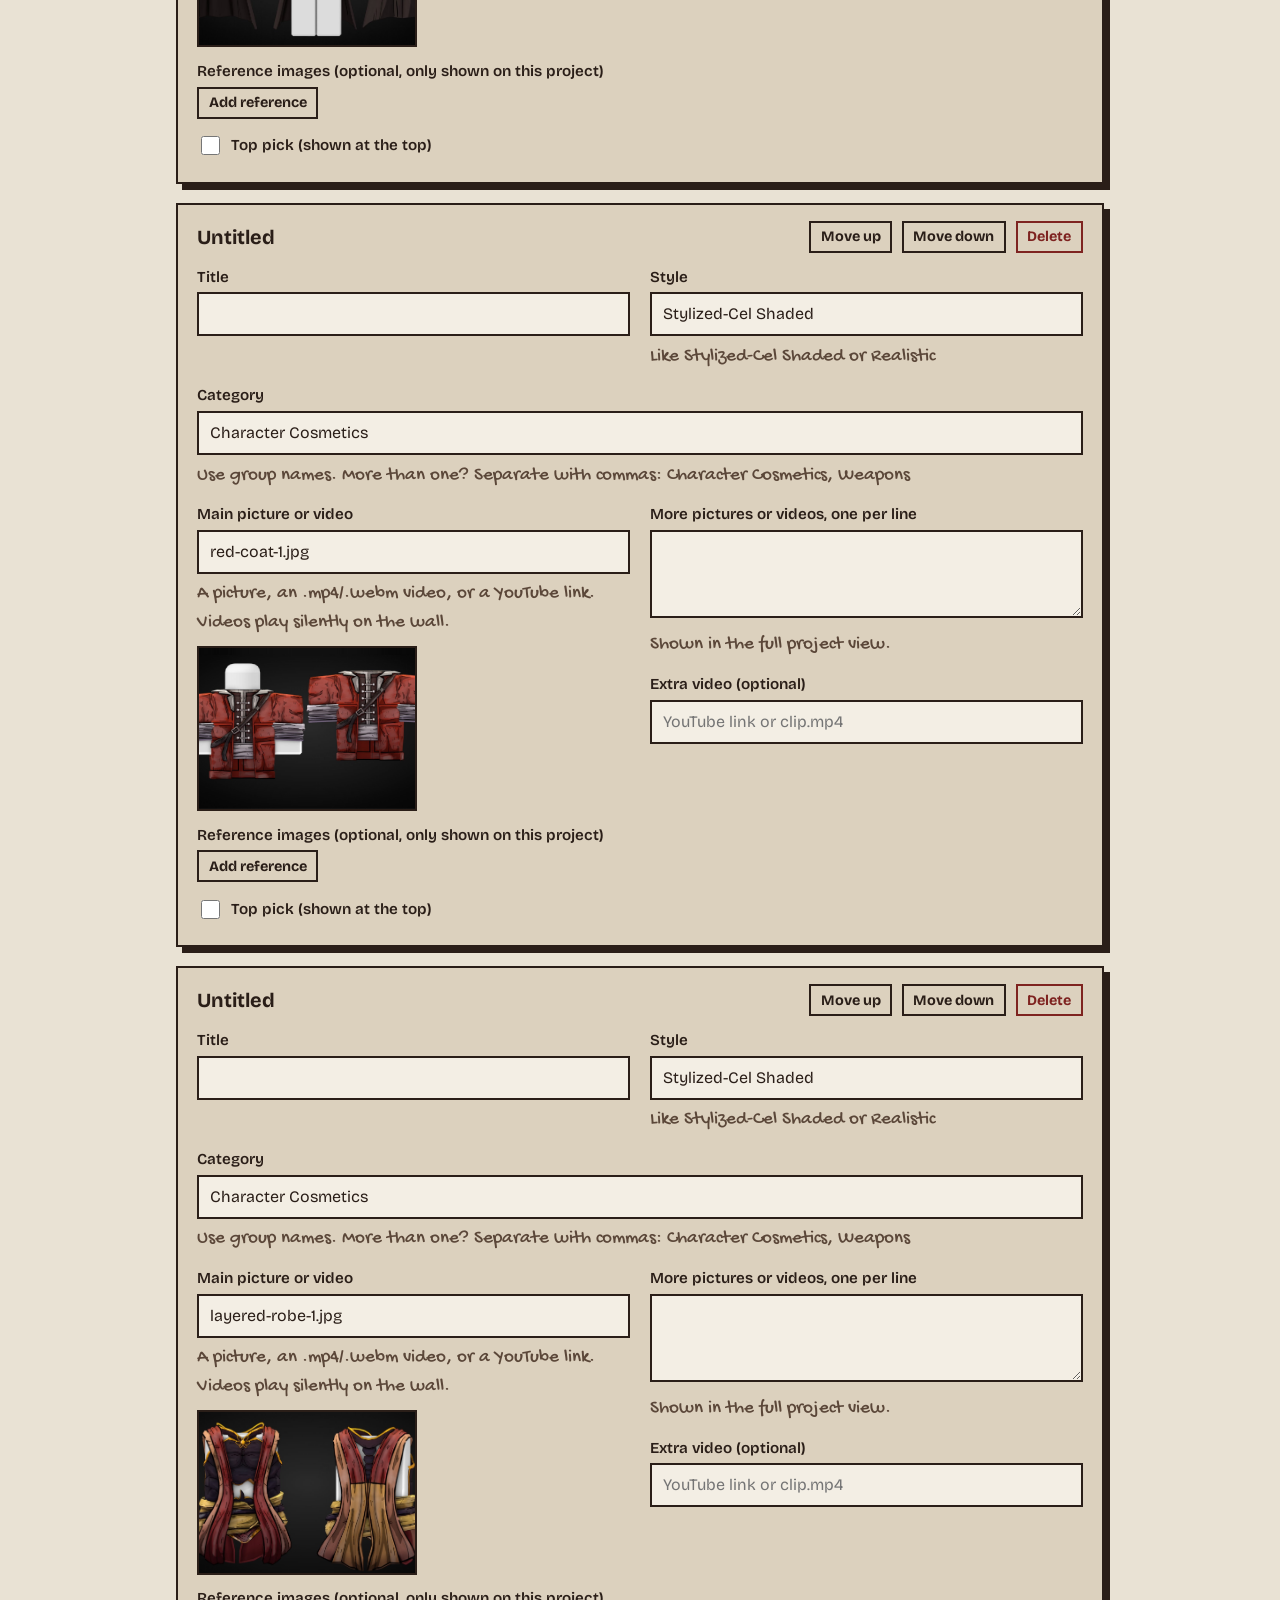
<file: editor.html>
<!DOCTYPE html>
<html lang="en">
<head>
<meta charset="utf-8">
<meta name="viewport" content="width=device-width, initial-scale=1">
<meta name="robots" content="noindex">
<title>Site editor</title>
<link rel="preconnect" href="https://fonts.googleapis.com">
<link rel="preconnect" href="https://fonts.gstatic.com" crossorigin>
<link href="https://fonts.googleapis.com/css2?family=Bricolage+Grotesque:opsz,wdth,wght@12..96,75..100,300..800&family=Gochi+Hand&display=swap" rel="stylesheet">
<style>
  :root { --paper:#E9E2D4; --paper-2:#DCD1BE; --caramel:#B8935A; --olive:#6E6A55; --rust:#7E2320; --ink:#2A1E18; --soft:#5B4739;
    --f:"Bricolage Grotesque", Arial, sans-serif; --hand:"Gochi Hand", cursive; }
  * { box-sizing: border-box; }
  body { margin: 0; background: var(--paper); color: var(--ink); font-family: var(--f); line-height: 1.5; }
  [hidden] { display: none !important; }
  header { position: sticky; top: 0; z-index: 5; display: flex; flex-wrap: wrap; gap: .8rem; align-items: center; justify-content: space-between; padding: .9rem clamp(1rem, 4vw, 3rem); background: var(--paper); border-bottom: 3px solid var(--ink); }
  header h1 { margin: 0; font-size: 1.6rem; font-weight: 800; font-variation-settings: "wdth" 80; }
  .bar { display: flex; flex-wrap: wrap; gap: .6rem; align-items: center; }
  main { max-width: 64rem; margin: 0 auto; padding: 1.5rem clamp(1rem, 4vw, 3rem) 6rem; }
  .help { font-family: var(--hand); font-size: 1.2rem; color: var(--soft); margin: .4rem 0 0; }
  section { margin-top: 2.5rem; }
  h2 { font-size: 2.2rem; font-weight: 800; margin: 0 0 1rem; font-variation-settings: "wdth" 80; border-bottom: 3px solid var(--ink); }
  label { display: block; font-weight: 600; font-size: .95rem; margin: .8rem 0 .25rem; }
  input[type=text], input[type=url], textarea, select { width: 100%; font: inherit; color: inherit; background: #F3EEE4; border: 2px solid var(--ink); padding: .5rem .7rem; }
  textarea { min-height: 5.5rem; resize: vertical; }
  input:focus, textarea:focus, button:focus-visible { outline: 3px solid var(--caramel); outline-offset: 1px; }
  .two { display: grid; grid-template-columns: 1fr 1fr; gap: 0 1.2rem; }
  .box { background: var(--paper-2); border: 2.5px solid var(--ink); padding: 1rem 1.2rem 1.2rem; margin-bottom: 1.2rem; box-shadow: 6px 6px 0 var(--ink); }
  .box-head { display: flex; justify-content: space-between; align-items: center; gap: .6rem; flex-wrap: wrap; }
  .box-head strong { font-size: 1.25rem; }
  .row { display: grid; grid-template-columns: 1fr 1.6fr auto; gap: .6rem; align-items: center; margin-bottom: .5rem; }
  button { font: inherit; font-weight: 700; cursor: pointer; background: transparent; color: var(--ink); border: 2px solid var(--ink); padding: .4rem .9rem; }
  button:hover { background: var(--paper-2); }
  .primary { background: var(--ink); color: var(--paper); box-shadow: 4px 4px 0 var(--caramel); }
  .primary:hover { background: #3A2C24; }
  .small { padding: .2rem .6rem; font-size: .9rem; }
  .danger { border-color: var(--rust); color: var(--rust); }
  .danger:hover { background: var(--rust); color: var(--paper); }
  .check { display: flex; align-items: center; gap: .5rem; margin-top: .9rem; font-weight: 600; }
  .check input { width: 1.2rem; height: 1.2rem; accent-color: var(--ink); }
  .thumb { width: 100%; max-width: 220px; aspect-ratio: 4/3; object-fit: cover; border: 2px solid var(--ink); background: var(--paper); margin-top: .5rem; display: block; }
  .status { font-family: var(--hand); font-size: 1.2rem; color: var(--olive); }
  .steps { background: var(--ink); color: var(--paper); padding: 1rem 1.3rem; }
  .steps ol { margin: .3rem 0 0; padding-left: 1.3rem; }
  .steps code { background: #3A2C24; padding: 0 .3rem; }
  @media (max-width: 640px) { .two, .row { grid-template-columns: 1fr; } }
</style>
</head>
<body>
<header>
  <h1>Site editor</h1>
  <div class="bar">
    <span class="status" id="status"></span>
    <button type="button" id="preview">Preview site</button>
    <button type="button" id="reset" class="danger">Discard changes</button>
    <button type="button" id="download" class="primary">Download content.js</button>
  </div>
</header>
<main>
  <div class="steps">
    <strong>How saving works</strong>
    <ol>
      <li>Change anything below. Your edits are kept in this browser while you work.</li>
      <li>Click <b>Preview site</b> to check it.</li>
      <li>Click <b>Download content.js</b>, then upload it to your GitHub repo (replace the old one).</li>
      <li>Pictures and videos: upload them to your repo next to <code>index.html</code>, then type the file name here, like <code>house.jpg</code> or <code>turntable.mp4</code>. YouTube links work too.</li>
    </ol>
  </div>
  <div id="app"></div>
</main>

<script>document.write('<script src="content.js?v=' + Date.now() + '"><\/script>');</script>
<script>
(function () {
  "use strict";
  const KEY = "chance-editor-draft";
  const original = JSON.parse(JSON.stringify(window.SITE || {}));
  let S;
  try { S = JSON.parse(localStorage.getItem(KEY) || "null"); } catch (e) { S = null; }
  if (!S) S = JSON.parse(JSON.stringify(original));
  S.profile = S.profile || {}; S.contact = S.contact || {};
  ["timeline", "skills", "projects", "tools"].forEach(k => S[k] = S[k] || []);
  ["bio", "facts", "process", "services", "inlinePics"].forEach(k => S.profile[k] = S.profile[k] || []);

  const app = document.getElementById("app");
  const status = document.getElementById("status");
  let t;
  function save(msg) {
    try { localStorage.setItem(KEY, JSON.stringify(S)); status.textContent = msg || "Draft saved"; }
    catch (e) { status.textContent = "Can't save drafts in this browser. Download before closing."; }
    clearTimeout(t); t = setTimeout(() => status.textContent = "", 2000);
  }

  function h(tag, attrs, ...kids) {
    const n = document.createElement(tag);
    for (const k in attrs || {}) {
      if (k === "text") n.textContent = attrs[k];
      else if (k.startsWith("on")) n.addEventListener(k.slice(2), attrs[k]);
      else n.setAttribute(k, attrs[k]);
    }
    kids.flat().forEach(c => c != null && n.append(c));
    return n;
  }
  let uid = 0;
  // a text field bound to obj[key]
  function field(label, obj, key, opts = {}) {
    const id = "f" + (++uid);
    const tag = opts.area ? "textarea" : "input";
    const inp = h(tag, { id, type: opts.type || "text", placeholder: opts.ph || "" });
    const get = opts.get || (v => v == null ? "" : String(v));
    const set = opts.set || (v => v);
    inp.value = get(obj[key]);
    inp.addEventListener("input", () => { obj[key] = set(inp.value); save(); if (opts.after) opts.after(inp.value); });
    if (opts.list) inp.setAttribute("list", opts.list);
    return h("div", {}, h("label", { for: id, text: label }), inp, opts.hint ? h("p", { class: "help", text: opts.hint }) : null);
  }
  const lines = { get: a => (a || []).join("\n"), set: v => v.split("\n").map(s => s.trim()).filter(Boolean) };
  const paras = { get: a => (a || []).join("\n\n"), set: v => v.split(/\n\s*\n/).map(s => s.trim()).filter(Boolean) };

  // list of small rows (facts, process, timeline)
  function rows(arr, keys, labels, addLabel, blank) {
    const wrap = h("div");
    const draw = () => {
      wrap.textContent = "";
      arr.forEach((item, i) => {
        const r = h("div", { class: "row" });
        keys.forEach((k, j) => {
          const inp = h("input", { type: "text", "aria-label": labels[j], placeholder: labels[j] });
          inp.value = item[k] || "";
          inp.addEventListener("input", () => { item[k] = inp.value; save(); });
          r.append(inp);
        });
        r.append(h("button", { type: "button", class: "small danger", text: "Remove", onclick: () => { arr.splice(i, 1); save("Removed"); draw(); } }));
        wrap.append(r);
      });
      wrap.append(h("button", { type: "button", class: "small", text: addLabel, onclick: () => { arr.push(Object.assign({}, blank)); save(); draw(); } }));
    };
    draw();
    return wrap;
  }

  function thumbFor(path) {
    const box = h("div");
    const yt = s => { const m = /(?:youtu\.be\/|[?&]v=|embed\/|shorts\/)([\w-]{11})/.exec(s || ""); return m && m[1]; };
    const upd = p => {
      box.textContent = "";
      if (!p) return;
      let n;
      if (/\.(mp4|webm|mov)(\?|$)/i.test(p)) { n = h("video", { class: "thumb", src: p, muted: "", loop: "", autoplay: "", playsinline: "" }); n.muted = true; }
      else if (yt(p)) n = h("img", { class: "thumb", alt: "", src: "https://i.ytimg.com/vi/" + yt(p) + "/hqdefault.jpg" });
      else n = h("img", { class: "thumb", alt: "", src: p });
      n.addEventListener("error", () => { box.textContent = ""; box.append(h("p", { class: "help", text: "Can't find that file yet. Check it's uploaded and the name matches." })); });
      box.append(n);
    };
    upd(path);
    return { img: box, upd };
  }

  function render() {
    app.textContent = "";
    const P = S.profile, C = S.contact;

    // profile
    app.append(h("section", {},
      h("h2", { text: "About you" }),
      h("div", { class: "two" },
        field("Name", P, "name"), field("Role", P, "role", { ph: "3D artist" }),
        field("Age", P, "age"), field("Location", P, "location"),
        field("Timezone label", P, "timezoneLabel", { ph: "EET, UTC+2" }),
        field("Timezone for the live clock", P, "timeZone", { ph: "Africa/Cairo" })),
      field("Short intro (top of the page)", P, "intro", { area: true }),
      field("Bio", P, "bio", Object.assign({ area: true, hint: "Leave an empty line between paragraphs." }, paras)),
      h("label", { text: "Quick facts" }),
      rows(P.facts, ["label", "value"], ["Label", "Value"], "Add fact", { label: "", value: "" }),
      h("label", { text: "Little pictures inside the first About sentence (word + picture file)" }),
      rows(P.inlinePics, ["word", "image"], ["Word from the sentence, like armor", "Picture, like red-knight-1.jpg"], "Add little picture", { word: "", image: "" }),
      field("What I do, one per line", P, "services", Object.assign({ area: true }, lines)),
      field("Line under \"What I do\"", P, "servicesNote", { area: true }),
      h("label", { text: "Timeline" }),
      rows(S.timeline, ["when", "text"], ["When (e.g. 2023)", "What happened"], "Add timeline entry", { when: "", text: "" })
    ));

    // commission info
    S.commission = S.commission || { title: "Commission info", items: [] };
    S.commission.items = S.commission.items || [];
    app.append(h("section", {},
      h("h2", { text: "Commission info" }),
      h("p", { class: "help", text: "The box above Contact. Remove all rows to hide it." }),
      field("Box title", S.commission, "title"),
      rows(S.commission.items, ["label", "text"], ["Label, like Payment", "Text"], "Add row", { label: "", text: "" })));

    // titles + buttons
    S.labels = S.labels || {};
    const LB = S.labels;
    const labelNames = [["work", "Work section title"], ["topPicks", "Top picks title"], ["workNote", "Note next to Work"], ["about", "About section title"], ["howIWork", "\"What I do\" title"], ["soFar", "Timeline title"], ["skills", "Skills section title"], ["contact", "Contact menu link"], ["badge", "Badge next to \"3D artist\""], ["heroButton1", "First button"], ["heroButton2", "Second button"], ["contactTitle", "Contact big title"], ["contactText", "Contact text"]];
    app.append(h("section", {},
      h("h2", { text: "Titles & buttons" }),
      h("p", { class: "help", text: "Change the words used around the site. Menu links use the section titles." }),
      h("div", { class: "two" }, labelNames.map(([k, lab]) => field(lab, LB, k, { area: k === "contactText" })))));

    // software frames at the top
    app.append(h("section", {},
      h("h2", { text: "Software (top of the page)" }),
      h("p", { class: "help", text: "Up to 3. Upload the logo to your repo and type its file name, like blender.png. If the file is missing, a hand-drawn sketch shows instead." }),
      rows(S.tools, ["name", "image"], ["Software name", "Image path (optional)"], "Add software", { name: "", image: "" })));

    // skills
    const skillWrap = h("div");
    const drawSkills = () => {
      skillWrap.textContent = "";
      S.skills.forEach((g, i) => {
        skillWrap.append(h("div", { class: "box" },
          h("div", { class: "box-head" }, h("strong", { text: g.group || "New group" }),
            h("button", { type: "button", class: "small danger", text: "Delete group", onclick: () => { if (confirm("Delete this skill group?")) { S.skills.splice(i, 1); save("Deleted"); drawSkills(); } } })),
          field("Group name", g, "group"),
          field("Skills, one per line", g, "items", Object.assign({ area: true, hint: "Add a note after a | like: Animation | still learning" }, lines))));
      });
      skillWrap.append(h("button", { type: "button", text: "Add skill group", onclick: () => { S.skills.push({ group: "", items: [] }); save(); drawSkills(); } }));
    };
    drawSkills();
    app.append(h("section", {}, h("h2", { text: "Skills" }), h("p", { class: "help", text: "The first group shows big at the top." }), skillWrap));

    // contact
    app.append(h("section", {},
      h("h2", { text: "Contact" }),
      h("div", { class: "two" },
        field("Discord username", C, "discord"), field("Email (optional)", C, "email", { hint: "Leave empty to hide it." }),
        field("X handle", C, "xHandle", { ph: "@Chancy2476" }), field("X profile link", C, "xUrl", { type: "url" }),
        field("Discord portfolio (shown text)", C, "discordServer", { ph: "discord.gg/..." }), field("Discord portfolio invite link", C, "discordServerUrl", { type: "url", hint: "Leave empty to hide it." }),
        field("Instagram handle", C, "instagram", { ph: "@aly_shans" }), field("Instagram link", C, "instagramUrl", { type: "url", hint: "Leave empty to hide it." }))));

    // categories + styles
    S.styles = S.styles || [];
    S.categories = S.categories || [];
    const catWrap = h("div");
    const drawCats = () => {
      catWrap.textContent = "";
      S.categories.forEach((c, i) => {
        c.subs = c.subs || [];
        catWrap.append(h("div", { class: "box" },
          h("div", { class: "box-head" }, h("strong", { text: c.name || "New category" }),
            h("button", { type: "button", class: "small danger", text: "Delete", onclick: () => { if (confirm("Delete this category?")) { S.categories.splice(i, 1); save("Deleted"); drawCats(); } } })),
          h("div", { class: "two" }, field("Main category", c, "name"), field("Description (optional)", c, "description")),
          h("label", { text: "Smaller groups inside it" }),
          rows(c.subs, ["name", "description"], ["Name, like Weapons", "Description (optional)"], "Add group", { name: "", description: "" })));
      });
      catWrap.append(h("button", { type: "button", text: "Add main category", onclick: () => { S.categories.push({ name: "", description: "", subs: [] }); save(); drawCats(); } }));
    };
    drawCats();
    app.append(h("section", {},
      h("h2", { text: "Categories & styles" }),
      field("Styles, one per line (the wall is grouped in this order)", S, "styles", Object.assign({ area: true }, lines)),
      h("p", { class: "help", text: "Categories become the filter buttons. A project uses the group names, like Weapons or Environment art." }),
      catWrap));

    // projects
    const cats = [...new Set(S.projects.flatMap(p => String(p.category || "").split(",").map(c => c.trim()).filter(Boolean)))];
    const catNames = [...new Set([...cats, ...S.categories.flatMap(c => [c.name, ...(c.subs || []).map(x => x.name)])].filter(Boolean))];
    const dl = h("div", {}, h("datalist", { id: "cats" }, catNames.map(c => h("option", { value: c }))), h("datalist", { id: "styles" }, (S.styles || []).map(c => h("option", { value: c }))));
    const projWrap = h("div");
    const drawProjects = () => {
      projWrap.textContent = "";
      S.projects.forEach((p, i) => {
        p.gallery = p.gallery || [];
        p.references = p.references || [];
        const th = thumbFor(p.image);
        const title = h("strong", { text: p.title || "Untitled" });
        const move = d => { const j = i + d; if (j < 0 || j >= S.projects.length) return; [S.projects[i], S.projects[j]] = [S.projects[j], S.projects[i]]; save("Moved"); drawProjects(); };
        const feat = h("input", { type: "checkbox", id: "feat" + i });
        feat.checked = !!p.featured;
        feat.addEventListener("change", () => { p.featured = feat.checked; save(); });
        projWrap.append(h("div", { class: "box" },
          h("div", { class: "box-head" }, title,
            h("div", { class: "bar" },
              h("button", { type: "button", class: "small", text: "Move up", onclick: () => move(-1) }),
              h("button", { type: "button", class: "small", text: "Move down", onclick: () => move(1) }),
              h("button", { type: "button", class: "small danger", text: "Delete", onclick: () => { if (confirm("Delete " + (p.title || "this project") + "?")) { S.projects.splice(i, 1); save("Deleted"); drawProjects(); } } }))),
          h("div", { class: "two" },
            field("Title", p, "title", { after: v => title.textContent = v || "Untitled" }),
            field("Style", p, "style", { list: "styles", hint: "Like Stylized-Cel Shaded or Realistic" })),
          field("Category", p, "category", { list: "cats", hint: "Use group names. More than one? Separate with commas: Character Cosmetics, Weapons" }),
          h("div", { class: "two" },
            h("div", {}, field("Main picture or video", p, "image", { ph: "render.jpg or turntable.mp4", hint: "A picture, an .mp4/.webm video, or a YouTube link. Videos play silently on the wall.", after: th.upd }), th.img),
            h("div", {},
              field("More pictures or videos, one per line", p, "gallery", Object.assign({ area: true, hint: "Shown in the full project view." }, lines)),
              field("Extra video (optional)", p, "video", { ph: "YouTube link or clip.mp4" }))),
          h("label", { text: "Reference images (optional, only shown on this project)" }),
          rows(p.references, ["image", "credit"], ["File name, like ref.jpg", "Credit, like Character, Game"], "Add reference", { image: "", credit: "" }),
          h("label", { class: "check", for: "feat" + i }, feat, "Top pick (shown at the top)")));
      });
    };
    drawProjects();
    app.append(h("section", {},
      h("div", { class: "box-head" }, h("h2", { text: "Projects" }),
        h("button", { type: "button", class: "primary", text: "Add project", onclick: () => { S.projects.unshift({ title: "New project", style: (S.styles || [])[0] || "", category: "Character Cosmetics", description: "", image: "", gallery: [], video: "", link: "", featured: false }); save("Added"); drawProjects(); } })),
      h("p", { class: "help", text: "Video tip: keep video files under 25 MB (GitHub's upload limit). Bigger ones: put them on YouTube and paste the link." }),
      dl, projWrap));
  }

  function output() {
    return "/* Content for the site. Made with editor.html. You can also edit this file by hand. */\n\nwindow.SITE = " + JSON.stringify(S, null, 2) + ";\n";
  }
  document.getElementById("download").addEventListener("click", () => {
    const url = URL.createObjectURL(new Blob([output()], { type: "text/javascript" }));
    const a = h("a", { href: url, download: "content.js" });
    document.body.append(a); a.click(); a.remove();
    setTimeout(() => URL.revokeObjectURL(url), 2000);
    status.textContent = "Downloaded. Now upload it to GitHub.";
  });
  document.getElementById("preview").addEventListener("click", () => {
    try { localStorage.setItem("chance-preview", JSON.stringify(S)); window.open("index.html?preview=1", "_blank"); }
    catch (e) { status.textContent = "Preview needs browser storage. Download instead."; }
  });
  document.getElementById("reset").addEventListener("click", () => {
    if (!confirm("Throw away your changes and go back to the live content?")) return;
    try { localStorage.removeItem(KEY); } catch (e) {}
    S = JSON.parse(JSON.stringify(original));
    S.profile = S.profile || {}; S.contact = S.contact || {};
    ["timeline", "skills", "projects", "tools"].forEach(k => S[k] = S[k] || []);
    ["bio", "facts", "process", "services", "inlinePics"].forEach(k => S.profile[k] = S.profile[k] || []);
    render(); status.textContent = "Back to the live content";
  });
  render();
})();
</script>
</body>
</html>
</file>
<file: style.css>
/* ---------- tokens ---------- */
:root {
  --wall: #10201F;
  --wall-2: #15292A;
  --wall-3: #0A1517;
  --olive: #5A6528;
  --olive-lt: #7D8A3E;
  --red: #7E2320;
  --red-lt: #A3362F;
  --gold: #B8935A;
  --gold-lt: #D9B97E;
  --gold-dk: #7A5A2E;
  --parch: #E8DCC4;
  --parch-2: #D8C7A5;
  --kraft: #B7966A;
  --ink: #1E1A16;
  --text: #E8DCC4;
  --muted: #B8AD96;

  --display: "Bricolage Grotesque", "Arial Narrow", "Helvetica Neue", Arial, sans-serif;
  --hand: "Gochi Hand", "Comic Sans MS", "Segoe Print", cursive;
  --pad: clamp(1.25rem, 4vw, 4rem);
  --ease: cubic-bezier(.22, .8, .2, 1);
  --spring: cubic-bezier(.34, 1.56, .64, 1);

  box-sizing: border-box;
  padding-top: env(safe-area-inset-top, 0px);
  padding-bottom: env(safe-area-inset-bottom, 0px);
  color-scheme: dark;
}
*, *::before, *::after { box-sizing: inherit; }
html { scroll-behavior: smooth; scroll-padding-top: calc(env(safe-area-inset-top, 0px) + 5rem); background: #0B1517; }
[hidden] { display: none !important; }

body {
  margin: 0;
  color: var(--text);
  font-family: var(--display);
  font-size: 1.0625rem; line-height: 1.6;
  font-variation-settings: "opsz" 16;
  -webkit-font-smoothing: antialiased;
  overflow-x: hidden;
  background: #0B1517;
}
body::before { content: ""; position: fixed; inset: 0 0 auto; height: env(safe-area-inset-top, 0px); z-index: 101; background: #0B1517; }

img, video, canvas, svg { max-width: 100%; display: block; }
a { color: inherit; }
button { font: inherit; color: inherit; cursor: pointer; }
:focus-visible { outline: 3px solid var(--gold-lt); outline-offset: 3px; }
.sr-only, .skip:not(:focus) { position: absolute; width: 1px; height: 1px; overflow: hidden; clip: rect(0 0 0 0); white-space: nowrap; }
.skip:focus { position: fixed; top: 1rem; left: 1rem; z-index: 200; background: var(--parch); color: var(--ink); padding: .6rem 1rem; }
.note { font-family: var(--hand); color: var(--gold-lt); font-size: 1.3rem; line-height: 1.2; margin: 0; }
.no-scroll { overflow: hidden; }

/* ---------- lamp glow, progress, cursor ---------- */
.progress { position: fixed; top: env(safe-area-inset-top, 0px); left: 0; right: 0; height: 3px; z-index: 110; background: linear-gradient(90deg, var(--olive-lt), var(--gold-lt), var(--red-lt)); transform-origin: left; transform: scaleX(var(--p, 0)); }

.cursor { display: none; }
@media (pointer: fine) and (prefers-reduced-motion: no-preference) {
  .cursor {
    display: grid; place-items: center;
    position: fixed; left: 0; top: 0; z-index: 160;
    width: 30px; height: 30px; margin: -15px 0 0 -15px;
    border: 2px solid var(--parch); border-radius: 50%;
    pointer-events: none; opacity: 0;
    transition: width .35s var(--spring), height .35s var(--spring), margin .35s var(--spring), background-color .3s, border-color .3s, opacity .3s;
  }
  .cursor.on { opacity: 1; }
  .cursor-label { font-family: var(--hand); font-size: 1.3rem; color: var(--parch); opacity: 0; transition: opacity .2s; }
  .cursor.big { width: 84px; height: 84px; margin: -42px 0 0 -42px; background: var(--red); border-color: var(--red); }
  .cursor.big .cursor-label { opacity: 1; }
  .cursor.link { width: 46px; height: 46px; margin: -23px 0 0 -23px; border-color: var(--gold-lt); }
}

/* ---------- loader: a candle lights up ---------- */
.loader {
  position: fixed; inset: 0; z-index: 170;
  display: grid; place-content: center; justify-items: center; gap: .6rem;
  background: var(--wall-3);
  clip-path: circle(150% at 50% 42%);
  transition: clip-path 1s cubic-bezier(.7, 0, .2, 1);
}
.loaded .loader { clip-path: circle(0% at 50% 42%); }
.candle { width: 70px; overflow: visible; }
.candle-body { fill: var(--parch); stroke: var(--ink); stroke-width: 2.5; }
.candle-drip { fill: none; stroke: var(--parch-2); stroke-width: 4; stroke-linecap: round; }
.candle-dish { fill: var(--gold); stroke: var(--gold-dk); stroke-width: 2; }
.candle-wick { stroke: var(--ink); stroke-width: 2.5; stroke-linecap: round; }
.candle-flame { fill: #F6C66F; transform-origin: 40px 44px; transform: scale(0); animation: ignite .5s .25s var(--spring) forwards, flicker .18s .8s infinite alternate; }
.candle-glow { fill: rgba(246, 198, 111, .25); transform-origin: 40px 34px; transform: scale(0); animation: glowUp 1s .35s var(--ease) forwards; filter: blur(6px); }
.loader-text { font-family: var(--hand); font-size: 1.5rem; color: var(--gold-lt); margin: 0; opacity: 0; animation: fadeIn .6s .5s forwards; }
@keyframes ignite { to { transform: scale(1); } }
@keyframes flicker { from { transform: scale(1, 1) rotate(-2deg); } to { transform: scale(.94, 1.06) rotate(2deg); } }
@keyframes glowUp { to { transform: scale(1.4); } }
@keyframes fadeIn { to { opacity: 1; } }

/* ---------- nav ---------- */
.nav {
  position: fixed; top: 0; left: 0; right: 0; z-index: 100;
  display: flex; align-items: center; justify-content: space-between;
  padding: calc(env(safe-area-inset-top, 0px) + 1.1rem) var(--pad) 1.1rem;
  transition: background-color .4s, box-shadow .4s, padding .4s;
}
.nav.scrolled { background: rgba(12, 22, 22, .94); box-shadow: 0 1px 0 rgba(184, 147, 90, .5); padding-top: calc(env(safe-area-inset-top, 0px) + .65rem); padding-bottom: .65rem; }
.nav-logo { font-family: var(--hand); font-size: 2rem; text-decoration: none; line-height: 1; color: var(--parch); display: inline-block; transition: transform .4s var(--spring), color .3s; }
.nav-logo:hover { transform: rotate(-6deg) scale(1.08); color: var(--gold-lt); }
.nav-links { display: flex; gap: clamp(1rem, 3vw, 2.6rem); }
.nav-links a { text-decoration: none; font-weight: 600; position: relative; padding: .2rem 0; transition: color .3s; }
.nav-links a::after {
  content: ""; position: absolute; left: 0; right: 0; bottom: -3px; height: 3px; border-radius: 3px;
  background: var(--red-lt);
  transform: scaleX(0); transform-origin: right; transition: transform .45s var(--spring);
}
.nav-links a:hover, .nav-links a.active { color: var(--gold-lt); }
.nav-links a:hover::after, .nav-links a.active::after { transform: scaleX(1); transform-origin: left; }
.nav-toggle { display: none; background: none; border: 0; padding: .5rem; }
.nav-toggle-bar { display: block; width: 28px; height: 3px; background: var(--parch); margin: 5px 0; border-radius: 2px; transition: transform .35s var(--spring); }
.nav-toggle[aria-expanded="true"] .nav-toggle-bar:nth-of-type(1) { transform: translateY(4px) rotate(45deg); }
.nav-toggle[aria-expanded="true"] .nav-toggle-bar:nth-of-type(2) { transform: translateY(-4px) rotate(-45deg); }

/* ---------- buttons ---------- */
.btn {
  display: inline-flex; align-items: center; justify-content: center; gap: .5rem;
  padding: .85rem 1.5rem; font-weight: 700; text-decoration: none; line-height: 1.2;
  border: 2.5px solid transparent;
  transition: transform .3s var(--spring), box-shadow .3s var(--ease), background-color .3s;
}
.btn-red { background: var(--red); color: var(--parch); border-color: var(--red); box-shadow: 5px 5px 0 var(--gold); }
.btn-red:hover { background: var(--red-lt); border-color: var(--red-lt); box-shadow: 8px 8px 0 var(--gold); }
.btn-line { border-color: var(--parch); color: var(--parch); box-shadow: 5px 5px 0 var(--olive); }
.btn-line:hover { background: rgba(232, 220, 196, .08); box-shadow: 8px 8px 0 var(--olive-lt); }
.btn-ink-line { border-color: var(--ink); color: var(--ink); box-shadow: 4px 4px 0 var(--ink); }
.btn-ink-line:hover { background: rgba(30, 26, 22, .08); }
.btn:hover { transform: translate(-3px, -3px) rotate(-1.5deg); }
.btn:active { transform: translate(2px, 2px) scale(.94); box-shadow: 1px 1px 0 var(--gold); transition-duration: .1s; }

/* ---------- hero ---------- */
.hero {
  min-height: 100vh; min-height: 100svh;
  display: grid; grid-template-columns: 1fr 1fr; align-items: center; gap: clamp(2rem, 5vw, 5rem);
  padding: 7rem var(--pad) 4rem;
}
.hero-name {
  position: relative; isolation: isolate; margin: 0;
  font-size: clamp(4.2rem, 11.5vw, 11rem); line-height: .82; white-space: nowrap;
  font-weight: 800; font-variation-settings: "opsz" 96, "wdth" 75; letter-spacing: -.02em;
  color: var(--parch);
}
.hero-name::before {
  content: attr(data-text); position: absolute; left: .06em; top: .055em; z-index: -1;
  background: repeating-linear-gradient(-45deg, var(--red-lt) 0 2px, transparent 2px 6px);
  -webkit-background-clip: text; background-clip: text; color: transparent;
}
.hero-name .ch { display: inline-block; transition: transform .4s var(--spring), color .3s; }
.hero-name .ch:hover { transform: translateY(-10px) rotate(-5deg); color: var(--gold-lt); }
.hero-role { margin: 1.4rem 0 0; font-size: clamp(1.4rem, 2.6vw, 2.1rem); font-weight: 700; line-height: 1.15; }
.hero-role span:first-child { color: var(--gold-lt); }
.hero-intro { max-width: 34rem; margin: 1rem 0 2.2rem; color: var(--muted); font-size: 1.15rem; }
.hero-actions { display: flex; flex-wrap: wrap; gap: 1.2rem; }

/* load sequence */
.js .hero-name .ch { transform: translateY(80%) scale(.6) rotate(10deg); opacity: 0; }
.js .hero-role, .js .hero-intro, .js .hero-actions { opacity: 0; transform: translateY(24px); }
.loaded .hero-name .ch { transform: none; opacity: 1; transition: transform .8s var(--spring), opacity .4s, color .3s; transition-delay: calc(.5s + var(--i) * .07s); }
.loaded .hero-name .ch:hover { transition-delay: 0s; transform: translateY(-10px) rotate(-5deg); }
.loaded .hero-role, .loaded .hero-intro, .loaded .hero-actions { opacity: 1; transform: none; transition: opacity .8s, transform .9s var(--spring); }
.loaded .hero-role { transition-delay: .9s; }
.loaded .hero-intro { transition-delay: 1s; }
.loaded .hero-actions { transition-delay: 1.1s; }

/* ---------- frames (shared) ---------- */
.frame {
  position: relative;
  padding: 9px;
  background: linear-gradient(135deg, #DDBB80 0%, #8A6634 28%, #CDA86C 52%, #6E5028 78%, #C9A469 100%);
  box-shadow:
    inset 0 0 0 1px rgba(255, 238, 200, .55), inset 0 0 0 4px #5E4422, inset 0 0 0 5px rgba(255, 230, 180, .35),
    0 22px 34px -14px rgba(0, 0, 0, .8), 0 6px 10px -4px rgba(0, 0, 0, .5);
}
.frame.black { background: linear-gradient(135deg, #3A332C, #15120F 45%, #2E2823); padding: 7px; box-shadow: inset 0 0 0 1px rgba(255, 240, 210, .18), 0 22px 34px -14px rgba(0, 0, 0, .8), 0 6px 10px -4px rgba(0, 0, 0, .5); }
.frame.wood { background: linear-gradient(135deg, #8B5A36, #5A3720 40%, #7C4D2C 70%, #4E2F1A); padding: 8px; }
.mat {
  position: relative; background: var(--parch);
  padding: 9%;
  box-shadow: inset 2px 3px 7px rgba(0, 0, 0, .28), inset 0 0 0 1px rgba(0, 0, 0, .15);
}
.art { position: relative; overflow: hidden; background: var(--parch-2); box-shadow: 0 0 0 1px rgba(30, 26, 22, .5); aspect-ratio: 4 / 3; }
.art img, .art video { width: 100%; height: 100%; object-fit: cover; transition: transform .8s var(--ease); }
/* glass glare that follows the mouse */
.frame::after {
  content: ""; position: absolute; inset: 9px; pointer-events: none;
  background: radial-gradient(circle at var(--gx, 30%) var(--gy, 20%), rgba(255, 245, 225, .22), transparent 45%),
              linear-gradient(115deg, transparent 40%, rgba(255, 255, 255, .06) 48%, transparent 56%);
  opacity: .8; transition: opacity .3s;
}
.frame.black::after { inset: 7px; }
.nail { position: absolute; left: 50%; top: -14px; width: 9px; height: 9px; margin-left: -4.5px; border-radius: 50%; background: radial-gradient(circle at 35% 35%, #F0D8A8, #7A5A2E); box-shadow: 0 2px 2px rgba(0, 0, 0, .5); z-index: 2; }
.wire { position: absolute; left: 22%; right: 22%; top: -10px; height: 12px; pointer-events: none; }
.wire::before, .wire::after { content: ""; position: absolute; top: 0; width: 56%; height: 1.5px; background: rgba(216, 199, 165, .55); }
.wire::before { left: 0; transform-origin: right; transform: rotate(-16deg); top: 9px; }
.wire::after { right: 0; transform-origin: left; transform: rotate(16deg); top: 9px; }

/* sketch placeholder on the mat */
.placeholder { position: absolute; inset: 0; display: grid; place-items: center; background: var(--parch-2); }
.placeholder svg { width: 34%; max-width: 120px; overflow: visible; }
.placeholder span { position: absolute; bottom: 8%; left: 0; right: 0; text-align: center; font-family: var(--hand); font-size: 1.1rem; color: #5B4739; }

/* swing animations */
.hang { transform-origin: 50% -14px; transform: rotate(var(--tilt, 0deg)); }
@keyframes swing {
  0% { transform: rotate(var(--tilt, 0deg)); }
  15% { transform: rotate(calc(var(--tilt, 0deg) + 7deg)); }
  35% { transform: rotate(calc(var(--tilt, 0deg) - 5deg)); }
  55% { transform: rotate(calc(var(--tilt, 0deg) + 3deg)); }
  75% { transform: rotate(calc(var(--tilt, 0deg) - 1.4deg)); }
  100% { transform: rotate(var(--tilt, 0deg)); }
}
@keyframes sway { from { transform: rotate(-.8deg); } to { transform: rotate(.8deg); } }
@keyframes hangIn {
  0% { opacity: 0; transform: translateY(-70px) rotate(calc(var(--tilt, 0deg) - 12deg)); }
  35% { opacity: 1; transform: translateY(6px) rotate(calc(var(--tilt, 0deg) + 7deg)); }
  55% { transform: translateY(0) rotate(calc(var(--tilt, 0deg) - 4deg)); }
  75% { transform: rotate(calc(var(--tilt, 0deg) + 1.8deg)); }
  100% { opacity: 1; transform: rotate(var(--tilt, 0deg)); }
}

/* ---------- hero tool wall ---------- */
.tool-wall { position: relative; aspect-ratio: 1 / 1.08; }
.tool { position: absolute; }
.tool:nth-child(1) { left: 0; top: 2%; width: 49%; }
.tool:nth-child(2) { left: 56%; top: 12%; width: 40%; }
.tool:nth-child(3) { left: 32%; top: 61%; width: 36%; }
.tool:nth-child(n+4) { display: none; }
.tool .sway { transform-origin: 50% -14px; animation: sway var(--dur, 4s) ease-in-out infinite alternate; }
.tool .mat { padding: 10% 10% 6%; }
.tool .art { aspect-ratio: 1 / 1; background: var(--parch); box-shadow: none; display: grid; place-items: center; }
.tool .art svg, .tool .art img { width: 78%; height: 78%; object-fit: contain; }
.tool-name { margin: .6rem 0 0; text-align: center; color: var(--ink); font-weight: 800; font-size: clamp(.95rem, 1.6vw, 1.35rem); line-height: 1.1; font-variation-settings: "opsz" 36, "wdth" 85; }
.tool-name small { display: block; font-family: var(--hand); font-weight: 400; font-size: .85em; color: var(--red); margin-top: .1rem; }
.js .tool .hang { opacity: 0; }
.loaded .tool .hang { animation: hangIn 1.3s var(--ease) forwards; animation-delay: calc(.6s + var(--n) * .18s); }
.tool .hang.hung { opacity: 1; animation: none; }
.tool .hang.hung.swing { animation: swing 1.4s var(--ease); }

/* ---------- sections ---------- */
.section { padding: clamp(4.5rem, 9vw, 8rem) var(--pad); position: relative; }
.section-head { display: flex; flex-wrap: wrap; align-items: flex-end; gap: 1rem 2rem; margin-bottom: clamp(2.5rem, 5vw, 4rem); }
.section-title {
  position: relative; margin: 0; color: var(--parch);
  font-size: clamp(3rem, 8vw, 6.5rem); line-height: .9; font-weight: 800;
  font-variation-settings: "opsz" 96, "wdth" 75;
}
.section-note { transform: rotate(-3deg); margin-bottom: .6rem; }
.section-head .filters { margin-left: auto; }
.word { display: inline-block; white-space: nowrap; }
.split-ch { display: inline-block; }
.js [data-split] .split-ch { opacity: 0; transform: translateY(60%) rotate(12deg) scale(.7); }
[data-split].in .split-ch { opacity: 1; transform: none; transition: transform .7s var(--spring), opacity .35s; transition-delay: calc(var(--i) * .045s); }
.ink-underline { position: absolute; left: -2%; bottom: -.32em; width: 104%; height: .3em; overflow: visible; fill: none; stroke: var(--red-lt); stroke-width: 7; stroke-linecap: round; }
.ink-underline path { stroke-dasharray: 320; stroke-dashoffset: 320; transition: stroke-dashoffset 1s var(--ease) .45s; }
.in .ink-underline path { stroke-dashoffset: 0; }
.sub-title { font-size: 1.6rem; font-weight: 800; font-variation-settings: "opsz" 48, "wdth" 85; margin: 3rem 0 1.1rem; line-height: 1.1; color: var(--gold-lt); }

/* generic pop-in */
.js .pop { opacity: 0; transform: translateY(30px) scale(.94); }
.pop.in { opacity: 1; transform: none; transition: opacity .6s, transform .9s var(--spring); }

/* ---------- work: gallery wall ---------- */
.filters { display: flex; flex-wrap: wrap; gap: .6rem; }
.filters button { background: transparent; border: 2px solid var(--gold); color: var(--parch); padding: .35rem 1rem; font-weight: 600; transition: background-color .25s, color .25s, transform .3s var(--spring); }
.filters button:hover { transform: translateY(-3px) rotate(-2deg); }
.filters button[aria-pressed="true"] { background: var(--gold); color: var(--ink); }

.wall {
  display: grid; grid-template-columns: repeat(12, 1fr); grid-auto-flow: dense;
  gap: clamp(3rem, 5vw, 4.5rem) clamp(1.5rem, 3vw, 3rem);
  align-items: start;
}
.card { grid-column: span 4; position: relative; margin-top: var(--dy, 0px); text-decoration: none; color: inherit; display: block; }
.card.featured { grid-column: span 6; }
.card.hide { display: none; }
.card .hang { opacity: 1; }
.js .card .hang { opacity: 0; }
.card.in .hang { animation: hangIn 1.2s var(--ease) forwards; animation-delay: var(--d, 0s); }
.card .hang.hung { opacity: 1; animation: none; }
.card .hang.hung.swing { animation: swing 1.4s var(--ease); }
.tilt { transform-style: preserve-3d; transition: transform .5s var(--ease); will-change: transform; }
.card:hover .art img { transform: scale(1.06); }
.card:focus-visible { outline: none; }
.card:focus-visible .frame { outline: 3px solid var(--gold-lt); outline-offset: 6px; }
.card.flipped .hang { visibility: hidden; }
.label {
  display: inline-flex; flex-direction: column; margin: 1.3rem 0 0 6%;
  background: var(--parch); color: var(--ink); padding: .5rem .9rem .55rem;
  box-shadow: 0 6px 12px -6px rgba(0, 0, 0, .7);
  transform: rotate(var(--lt, -1deg));
  transition: transform .4s var(--spring);
}
.card:hover .label { transform: rotate(0deg) translateY(-3px); }
.label-title { font-weight: 800; font-size: 1.15rem; line-height: 1.15; font-variation-settings: "opsz" 36, "wdth" 85; }
.label-cat { font-family: var(--hand); color: var(--red); font-size: 1.05rem; line-height: 1.1; }
.grid-empty { grid-column: 1 / -1; font-family: var(--hand); font-size: 1.5rem; color: var(--gold-lt); }

/* ---------- flipped frame ---------- */
.flip { position: fixed; inset: 0; z-index: 140; perspective: 1800px; }
.flip-backdrop { position: absolute; inset: 0; background: rgba(6, 12, 12, .84); opacity: 0; transition: opacity .5s; }
.flip.open .flip-backdrop { opacity: 1; }
.flipper { position: fixed; transform-style: preserve-3d; }
.face { position: absolute; inset: 0; backface-visibility: hidden; -webkit-backface-visibility: hidden; }
.face-front .frame { height: 100%; display: flex; }
.face-front .mat { flex: 1; display: flex; padding: 6%; }
.face-front .art { flex: 1; aspect-ratio: auto; }
.face-back {
  transform: rotateY(180deg);
  overflow-y: auto; overscroll-behavior: contain;
  padding: clamp(1.6rem, 4vw, 2.6rem);
  color: var(--ink);
  background:
    repeating-linear-gradient(87deg, rgba(90, 60, 30, .06) 0 2px, transparent 2px 9px),
    radial-gradient(circle at 20% 15%, #C9A97B, transparent 60%),
    radial-gradient(circle at 85% 90%, #A88458, transparent 55%),
    var(--kraft);
  box-shadow: inset 0 0 0 9px #8A6634, inset 0 0 0 10px rgba(255, 230, 180, .35), inset 0 0 40px rgba(60, 35, 10, .35), 0 30px 60px -20px rgba(0, 0, 0, .9);
}
.tape { position: absolute; top: -6px; width: 90px; height: 26px; background: rgba(232, 220, 196, .65); box-shadow: 0 1px 2px rgba(0, 0, 0, .2); }
.tape-l { left: 18px; transform: rotate(-8deg); }
.tape-r { right: 18px; transform: rotate(7deg); }
.flip-close { position: absolute; top: 1rem; right: 1.1rem; width: 2.4rem; height: 2.4rem; border-radius: 50%; border: 2px solid var(--ink); background: var(--parch); font-size: 1.5rem; line-height: 1; display: grid; place-items: center; transition: transform .35s var(--spring), background-color .2s; z-index: 2; }
.flip-close:hover { transform: rotate(90deg) scale(1.1); background: var(--red); color: var(--parch); border-color: var(--red); }
.back-cat { font-family: var(--hand); font-size: 1.3rem; color: var(--red); margin: .8rem 0 0; }
.back-title { margin: .1rem 0 1rem; font-size: clamp(2rem, 5vw, 3.4rem); line-height: .95; font-weight: 800; font-variation-settings: "opsz" 96, "wdth" 75; padding-right: 2.5rem; }
.back-desc { font-family: var(--hand); font-size: 1.45rem; line-height: 1.35; color: #2E241C; }
.back-desc p { margin: 0 0 .8rem; }
.back-actions { display: flex; flex-wrap: wrap; gap: 1rem; margin-top: 1.6rem; }
.back-thumb { width: min(46%, 240px); margin: 1.8rem 0 .4rem auto; background: var(--parch); padding: 8px 8px 30px; transform: rotate(3deg); box-shadow: 0 10px 18px -8px rgba(0, 0, 0, .6); position: relative; }
.back-thumb::before { content: ""; position: absolute; top: -10px; left: 50%; width: 16px; height: 16px; margin-left: -8px; border-radius: 50%; background: radial-gradient(circle at 35% 35%, #D9554B, #7E2320); box-shadow: 0 2px 3px rgba(0, 0, 0, .5); z-index: 1; }
.back-thumb .placeholder span { display: none; }
.back-actions .btn-red { box-shadow: 4px 4px 0 var(--ink); }
.back-actions .btn-red:hover { box-shadow: 7px 7px 0 var(--ink); }

/* ---------- about ---------- */
.about { background: linear-gradient(180deg, transparent, rgba(4, 10, 10, .35) 15%, rgba(4, 10, 10, .35) 85%, transparent); }
.about-grid { display: grid; grid-template-columns: 1.3fr 1fr; gap: clamp(2rem, 6vw, 6rem); align-items: start; }
.bio p { margin: 0 0 1.1rem; max-width: 38rem; font-size: 1.2rem; line-height: 1.65; color: var(--muted); }
.bio p:first-child { font-size: clamp(1.45rem, 2.3vw, 1.9rem); line-height: 1.35; font-weight: 600; font-variation-settings: "opsz" 48; color: var(--parch); }
.process { list-style: none; margin: 0; padding: 0; display: grid; grid-template-columns: repeat(3, 1fr); gap: 1.4rem; counter-reset: step; }
.process li { counter-increment: step; }
.process li::before {
  content: counter(step); display: grid; place-items: center; width: 2.6rem; height: 2.6rem; margin-bottom: .7rem;
  border-radius: 50%; background: var(--red); color: var(--parch); font-family: var(--hand); font-size: 1.4rem;
  box-shadow: 3px 3px 0 var(--gold); transition: transform .4s var(--spring);
}
.process li:hover::before { transform: rotate(-12deg) scale(1.15); }
.process strong { display: block; font-size: 1.15rem; margin-bottom: .2rem; color: var(--parch); }
.process p { margin: 0; color: var(--muted); font-size: 1rem; line-height: 1.5; }

.placard {
  background: var(--parch); color: var(--ink); padding: 1.4rem 1.6rem 1.1rem;
  box-shadow: inset 0 0 0 1px rgba(0, 0, 0, .15), 0 0 0 7px var(--gold), 0 0 0 8px var(--gold-dk), 0 24px 40px -16px rgba(0, 0, 0, .8);
  margin: 8px;
}
.placard-title { margin: 0 0 .3rem; font-size: 2rem; font-weight: 800; line-height: 1; font-variation-settings: "opsz" 96, "wdth" 75; }
.facts { margin: 0; }
.facts div { display: flex; justify-content: space-between; align-items: baseline; gap: 1rem; padding: .65rem 0; border-bottom: 2px dashed rgba(30, 26, 22, .28); }
.facts div:last-child { border-bottom: 0; }
.facts dt { color: #5B4739; }
.facts dd { margin: 0; font-weight: 800; font-size: 1.12rem; text-align: right; }
.facts .live { font-family: var(--hand); font-weight: 400; font-size: 1.3rem; color: var(--red); }

.timeline { list-style: none; margin: 0; padding: 0 0 0 1.8rem; position: relative; }
.timeline::before { content: ""; position: absolute; left: .5rem; top: .5rem; bottom: .7rem; width: 3px; background: var(--gold); transform-origin: top; transform: scaleY(var(--grow, 1)); transition: transform 1.4s var(--ease); }
.js .timeline { --grow: 0; }
.js .timeline.in { --grow: 1; }
.timeline li { position: relative; padding: 0 0 1.5rem; }
.timeline li::before { content: ""; position: absolute; left: -1.8rem; top: .3rem; width: 17px; height: 17px; background: var(--red); border: 3px solid var(--gold); border-radius: 50%; }
.js .timeline li { opacity: 0; transform: translateX(-16px); }
.timeline.in li { opacity: 1; transform: none; transition: opacity .5s, transform .7s var(--spring); transition-delay: calc(.3s + var(--i) * .25s); }
.timeline .when { font-family: var(--hand); font-size: 1.4rem; line-height: 1.1; display: block; color: var(--gold-lt); }
.timeline .what { font-weight: 600; }

/* ---------- skills ---------- */
.skills-wrap { display: grid; grid-template-columns: repeat(3, 1fr); gap: clamp(2rem, 4vw, 3.5rem) clamp(1.5rem, 4vw, 4rem); }
.skill-group h3 { font-size: 1.35rem; font-weight: 800; margin: 0 0 1rem; color: var(--gold-lt); font-variation-settings: "opsz" 36, "wdth" 85; }
.skill-group ul { list-style: none; margin: 0; padding: 0; display: flex; flex-wrap: wrap; gap: .7rem; }
.skill-group li {
  background: var(--parch); color: var(--ink); padding: .45rem .85rem; font-weight: 600; font-size: .98rem; line-height: 1.2;
  box-shadow: 0 5px 10px -5px rgba(0, 0, 0, .7);
  transform: rotate(var(--r, 0deg));
  transition: transform .35s var(--spring), background-color .25s;
}
.skill-group li:hover { transform: rotate(0deg) translateY(-4px) scale(1.06); background: #F3E9D6; }
.skill-group li:nth-child(3n+1) { --r: -1.4deg; }
.skill-group li:nth-child(3n+2) { --r: 1deg; }
.skill-group li:nth-child(3n) { --r: -.5deg; }
.js .skill-group li { opacity: 0; transform: scale(.4) rotate(-14deg); }
.skill-group.in li { opacity: 1; transform: rotate(var(--r, 0deg)); transition: transform .6s var(--spring), opacity .3s; transition-delay: calc(var(--i) * .06s); }
.skill-group.in li:hover { transition-delay: 0s; transform: rotate(0deg) translateY(-4px) scale(1.06); }
.skill-note { display: block; font-family: var(--hand); font-weight: 400; color: var(--red); font-size: 1.05rem; }
.skill-group.lead { grid-column: 1 / -1; }
.skill-group.lead ul { gap: 1rem 1.4rem; }
.skill-group.lead li { font-size: clamp(1.6rem, 3.5vw, 2.6rem); font-weight: 800; padding: .5rem 1.1rem; font-variation-settings: "opsz" 96, "wdth" 80; background: var(--olive); color: var(--parch); }
.skill-group.lead li:hover { background: var(--olive-lt); }

/* ---------- contact: olive velvet ---------- */
.contact {
  position: relative; color: var(--parch);
  background:
    radial-gradient(900px 500px at 20% 0%, rgba(160, 175, 90, .35), transparent 65%),
    radial-gradient(700px 500px at 100% 100%, rgba(0, 0, 0, .35), transparent 70%),
    repeating-linear-gradient(90deg, rgba(0, 0, 0, .05) 0 3px, transparent 3px 7px),
    #4A5322;
  border-top: 6px solid var(--red);
}
.contact-inner { padding: clamp(5rem, 10vw, 9rem) var(--pad) clamp(3rem, 6vw, 5rem); max-width: 82rem; }
.contact-title { margin: 0; font-size: clamp(2.8rem, 7.5vw, 6.5rem); line-height: .95; font-weight: 800; font-variation-settings: "opsz" 96, "wdth" 75; max-width: 14ch; }
.contact-text { max-width: 36rem; margin: 1.6rem 0 2.8rem; font-size: 1.2rem; color: #E1D6BC; }
.contact-links { display: flex; flex-wrap: wrap; gap: 1.6rem; }
/* luggage-tag style links */
.tag {
  position: relative; display: grid; gap: .1rem; min-width: 16rem;
  text-align: left; text-decoration: none; color: var(--ink);
  background: var(--parch); border: 0;
  padding: 1.1rem 1.5rem 1.1rem 3.2rem;
  clip-path: polygon(1.6rem 0, 100% 0, 100% 100%, 1.6rem 100%, 0 70%, 0 30%);
  filter: drop-shadow(5px 6px 0 rgba(0, 0, 0, .35));
  transform-origin: 0 50%;
  transition: transform .45s var(--spring), background-color .3s;
}
.tag::before { content: ""; position: absolute; left: 1.15rem; top: 50%; width: 14px; height: 14px; margin-top: -7px; border-radius: 50%; background: #4A5322; box-shadow: inset 0 0 0 3px var(--gold); }
.tag:hover { transform: rotate(-4deg) translateX(4px); background: #F4EAD6; }
.tag:active { transform: scale(.95); }
.tag-label { font-family: var(--hand); font-size: 1.2rem; color: var(--red); line-height: 1; }
.tag-value { font-size: 1.5rem; font-weight: 800; line-height: 1.2; word-break: break-word; }
.tag-action { font-size: .95rem; color: #5B4739; }
.contact-clock { color: #E1D6BC; margin: 2.6rem 0 0; }
.footer { display: flex; justify-content: space-between; gap: 1rem; padding: 1.4rem var(--pad); background: rgba(0, 0, 0, .25); color: #CFC4A8; font-size: .95rem; }
.footer a { text-decoration: none; }
.footer a:hover { color: var(--gold-lt); }
.spark { position: fixed; z-index: 150; pointer-events: none; font-family: var(--hand); color: var(--gold-lt); font-size: 1.4rem; }

/* ---------- full project viewer ---------- */
.viewer {
  position: fixed; inset: 0; z-index: 145; background: var(--wall);
  overflow-y: auto; overscroll-behavior: contain;
  clip-path: inset(var(--ct, 0) var(--cr, 0) var(--cb, 0) var(--cl, 0));
  transition: clip-path .7s var(--ease);
}
.viewer-panel { min-height: 100%; display: flex; flex-direction: column; padding: calc(env(safe-area-inset-top, 0px) + 1.2rem) var(--pad) calc(env(safe-area-inset-bottom, 0px) + 1.2rem); }
.viewer-close { align-self: flex-end; background: none; border: 2px solid var(--parch); padding: .45rem 1.1rem; font-weight: 700; transition: background-color .2s, color .2s, transform .3s var(--spring); }
.viewer-close:hover { background: var(--parch); color: var(--ink); transform: rotate(-3deg); }
.viewer-body { flex: 1; display: grid; grid-template-columns: 1.7fr 1fr; gap: clamp(1.5rem, 4vw, 4rem); align-items: start; padding: 2rem 0; transition: opacity .35s, transform .5s var(--spring); }
.viewer-body.swap { opacity: 0; transform: translateX(var(--dir, 40px)) rotate(var(--rot, 1deg)); }
.viewer-media { display: grid; gap: 2rem; }
.viewer-media .frame .mat { padding: 3%; }
.viewer-media .art { aspect-ratio: auto; min-height: 12rem; }
.viewer-media .art.empty { aspect-ratio: 16 / 10; }
.viewer-media img, .viewer-media video { width: 100%; height: auto; object-fit: contain; }
.viewer-media iframe { width: 100%; aspect-ratio: 16 / 9; border: 0; display: block; }
.viewer-info { position: sticky; top: 1.5rem; }
.viewer-cat { font-family: var(--hand); font-size: 1.35rem; color: var(--gold-lt); margin: 0; }
.viewer-title { margin: .2rem 0 1rem; font-size: clamp(2.4rem, 5vw, 4.2rem); line-height: .95; font-weight: 800; font-variation-settings: "opsz" 96, "wdth" 75; }
.viewer-desc p { margin: 0 0 1rem; color: var(--muted); max-width: 34rem; }
.viewer-link { margin-top: .8rem; }
.viewer-nav { display: flex; justify-content: space-between; align-items: center; border-top: 2px solid var(--gold); padding-top: 1rem; }
.viewer-nav button { background: none; border: 0; font-weight: 700; font-size: 1.1rem; padding: .4rem 0; transition: transform .3s var(--spring), color .2s; }
.viewer-prev:hover { transform: translateX(-5px); color: var(--gold-lt); }
.viewer-next:hover { transform: translateX(5px); color: var(--gold-lt); }
.viewer-count { font-family: var(--hand); font-size: 1.3rem; color: var(--gold-lt); }

/* ---------- responsive ---------- */
@media (max-width: 960px) {
  .hero { grid-template-columns: 1fr; padding-top: 6.5rem; }
  .tool-wall { max-width: 34rem; width: 100%; justify-self: center; margin-top: 1rem; }
  .wall { grid-template-columns: repeat(2, 1fr); }
  .card, .card.featured { grid-column: span 1; }
  .card.featured:first-child { grid-column: 1 / -1; }
  .about-grid { grid-template-columns: 1fr; }
  .skills-wrap { grid-template-columns: 1fr 1fr; }
  .viewer-body { grid-template-columns: 1fr; }
  .viewer-info { position: static; }
}
@media (max-width: 700px) {
  .hero-name { font-size: 21vw; }
  .nav-toggle { display: block; position: relative; z-index: 2; }
  .nav-links {
    position: fixed; inset: 0; z-index: 1;
    flex-direction: column; justify-content: center; align-items: flex-start; gap: 1.2rem;
    padding: var(--pad); background: var(--wall-3);
    clip-path: circle(0 at calc(100% - 2.5rem) 2.5rem); transition: clip-path .7s var(--ease); visibility: hidden;
  }
  .nav-links.open { clip-path: circle(150% at calc(100% - 2.5rem) 2.5rem); visibility: visible; }
  .nav-links a { font-size: 3rem; font-weight: 800; font-variation-settings: "opsz" 96, "wdth" 75; }
  .wall { grid-template-columns: 1fr; }
  .card { margin-top: 0; }
  .card.featured:first-child { grid-column: auto; }
  .label { margin-left: 4%; }
  .process { grid-template-columns: 1fr; }
  .skills-wrap { grid-template-columns: 1fr; }
  .tag { min-width: 0; width: 100%; }
  .footer { flex-direction: column; }
  .section-head .filters { margin-left: 0; }
}

@media (prefers-reduced-motion: reduce) {
  *, *::before, *::after { animation-duration: .01ms !important; animation-iteration-count: 1 !important; transition-duration: .01ms !important; transition-delay: 0s !important; }
  html { scroll-behavior: auto; }
}

/* =========================================================
   COZY CAVE SCENE (one canvas behind everything)
   ========================================================= */
main, .nav, .progress { position: relative; z-index: 2; }
.nav { position: fixed; }
.progress { position: fixed; }
.scene { position: fixed; inset: 0; z-index: 0; pointer-events: none; background: #0B1719; }
.scene-canvas { position: absolute; inset: 0; width: 100%; height: 100%; display: block; }
.scene-hint { position: absolute; left: 50%; bottom: 1.4rem; transform: translateX(-50%); z-index: 2; font-family: var(--hand); color: rgba(232, 220, 196, .7); font-size: 1.15rem; white-space: nowrap; pointer-events: none; transition: opacity .6s; }
.hero { position: relative; }

/* video covers */
.art video { width: 100%; height: 100%; object-fit: cover; }
.play-badge { position: absolute; left: 50%; top: 50%; width: 3.4rem; height: 3.4rem; margin: -1.7rem 0 0 -1.7rem; border-radius: 50%; background: var(--red); box-shadow: 0 0 0 3px var(--parch), 0 6px 14px rgba(0, 0, 0, .5); display: grid; place-items: center; pointer-events: none; }
.play-badge::after { content: ""; margin-left: 4px; border-style: solid; border-width: 10px 0 10px 16px; border-color: transparent transparent transparent var(--parch); }
.media-kind { position: absolute; right: .5rem; top: .5rem; z-index: 2; font-family: var(--hand); font-size: 1rem; background: var(--ink); color: var(--parch); padding: 0 .45rem; border-radius: 3px; pointer-events: none; }

@media (max-width: 700px) { .scene-hint { display: none; } }

/* hero: text + small tool frames on the left, the cave scene on the right */
.hero { grid-template-columns: minmax(0, 44rem); align-content: center; }
.tool-wall { position: relative; display: flex; flex-wrap: wrap; gap: 1.8rem 1.6rem; margin-top: 3.4rem; aspect-ratio: auto; max-width: none; }
.tool, .tool:nth-child(1), .tool:nth-child(2), .tool:nth-child(3) { position: relative; left: auto; top: auto; width: clamp(7.5rem, 11vw, 9.5rem); }
.tool:nth-child(2) { margin-top: 1rem; }
.tool .mat { padding: 9% 9% 5%; }
.tool-name { font-size: .95rem; }
@media (max-width: 960px) { .tool-wall { justify-self: start; margin-top: 2.6rem; } }
@media (max-width: 700px) { .tool, .tool:nth-child(1), .tool:nth-child(2), .tool:nth-child(3) { width: calc((100% - 3.2rem) / 3); } .tool-wall { gap: 1.6rem; } .tool-name { font-size: .78rem; } }
.hero-intro, .hero-role { text-shadow: 0 2px 10px rgba(0, 0, 0, .7); }

/* reference images in the full project view */
.refs { margin-top: 1.4rem; padding-top: 1.4rem; border-top: 2px dashed rgba(184, 147, 90, .5); }
.refs-title { margin: 0 0 1rem; font-family: var(--hand); font-weight: 400; font-size: 1.7rem; color: var(--gold-lt); }
.refs-row { display: flex; flex-wrap: wrap; gap: 1.4rem; align-items: flex-start; }
.ref { margin: 0; width: min(100%, 17rem); }
.ref .art { aspect-ratio: auto; }
.ref .art img { height: auto; max-height: 26rem; object-fit: contain; background: #111; }
.ref-credit { margin-top: .5rem; font-size: .9rem; color: var(--muted); font-style: italic; }
.viewer-media .refs > * { border: 0; }
/* show the whole render on the wall, not a cropped part */
.card .art { background: #161616; }
.card .art img, .card .art video { object-fit: contain; }

/* style titles on the wall + two-row filters */
.style-head { grid-column: 1 / -1; display: flex; align-items: center; gap: 1.2rem; margin: 1rem 0 -1rem; font-family: var(--hand); font-size: clamp(1.6rem, 3vw, 2.2rem); color: var(--gold-lt); }
.style-head::after { content: ""; flex: 1; height: 2px; background: linear-gradient(90deg, rgba(184, 147, 90, .7), transparent); }
.style-head:first-child { margin-top: 0; }
.filters { flex-direction: column; align-items: flex-end; gap: .6rem; }
.filter-row { display: flex; flex-wrap: wrap; justify-content: flex-end; gap: .5rem; }
.filter-row.sub button { font-size: .92rem; padding: .25rem .8rem; border-color: rgba(184, 147, 90, .7); }
.filter-note { margin: 0; font-family: var(--hand); font-size: 1.2rem; color: var(--gold-lt); text-align: right; }
@media (max-width: 700px) { .filters { align-items: flex-start; } .filter-row { justify-content: flex-start; } .filter-note { text-align: left; } }

/* commissions badge, "What I do" list, commission info box */
.badge { display: inline-block; vertical-align: middle; margin-left: .5rem; padding: .2rem .7rem; font-size: .5em; font-weight: 700; letter-spacing: .02em; color: var(--ink); background: var(--gold-lt); border-radius: 999px; box-shadow: 0 0 0 0 rgba(217, 185, 126, .6); animation: badgePulse 2.6s ease-out infinite; }
@keyframes badgePulse { 0% { box-shadow: 0 0 0 0 rgba(217, 185, 126, .55); } 70%, 100% { box-shadow: 0 0 0 12px rgba(217, 185, 126, 0); } }
.process.services { grid-template-columns: 1fr; gap: .9rem; }
.process.services li { display: flex; align-items: center; gap: .9rem; }
.process.services li::before { content: "\2726"; width: 2.2rem; height: 2.2rem; margin: 0; flex: none; font-size: 1.1rem; }
.process.services strong { margin: 0; font-size: 1.12rem; }
.services-note { margin: 1.2rem 0 0; max-width: 34rem; color: var(--muted); font-style: italic; }
.commission-sec { padding-top: 0; }
.commission-card { max-width: 40rem; background: var(--parch); color: var(--ink); padding: 1.6rem 1.8rem 1.2rem; margin: 8px; box-shadow: inset 0 0 0 1px rgba(0, 0, 0, .15), 0 0 0 7px var(--red), 0 0 0 8px var(--gold-dk), 0 24px 40px -16px rgba(0, 0, 0, .8); transform: rotate(-.6deg); }
.commission-title { margin: 0 0 .6rem; font-size: 2rem; font-weight: 800; line-height: 1; font-variation-settings: "opsz" 96, "wdth" 75; }
.commission-list { margin: 0; }
.commission-list div { display: grid; grid-template-columns: 7rem 1fr; gap: 1rem; padding: .7rem 0; border-bottom: 2px dashed rgba(30, 26, 22, .28); }
.commission-list div:last-child { border-bottom: 0; }
.commission-list dt { font-family: var(--hand); font-size: 1.3rem; color: var(--red); }
.commission-list dd { margin: 0; font-weight: 600; }
@media (max-width: 560px) { .commission-list div { grid-template-columns: 1fr; gap: .2rem; } }
@media (prefers-reduced-motion: reduce) { .badge { animation: none; } }

/* top picks + likes/views */
.top-head { color: var(--parch); }
.top-head span { text-shadow: 0 0 18px rgba(242, 194, 123, .45); }
.stats-row { display: flex; flex-wrap: wrap; align-items: center; gap: .6rem 1.2rem; margin: 1rem 0 0; font-size: .98rem; }
.stats-row b { font-weight: 800; }
.like-btn { display: inline-flex; align-items: center; gap: .4rem; padding: .3rem .85rem; border-radius: 999px; border: 2px solid currentColor; background: transparent; color: inherit; font-weight: 600; transition: transform .3s var(--spring), background-color .2s, color .2s; }
.like-btn:hover { transform: scale(1.07); }
.like-btn .heart { font-size: 1.15rem; line-height: 1; color: var(--red-lt); }
.like-btn.liked { background: var(--red); border-color: var(--red); color: var(--parch); cursor: default; }
.like-btn.liked .heart { color: var(--parch); }
.pop-like .heart { animation: heartPop .6s var(--spring); }
@keyframes heartPop { 0% { transform: scale(1); } 40% { transform: scale(1.7); } 100% { transform: scale(1); } }
.face-back .stats-row { color: var(--ink); }
.viewer .stats-row { margin-bottom: 1rem; }
.visits { opacity: .85; }

/* =========================================================
   UPGRADES: loading, real shapes, counts, sort, zoom, sound, secret
   ========================================================= */
.fade { opacity: 0; transition: opacity .55s ease; }
.fade.is-loaded { opacity: 1; }
.cycling { transition-duration: .2s; }
.card .art { aspect-ratio: 4 / 3; background: linear-gradient(100deg, #161616 40%, #23302d 50%, #161616 60%) 0 0 / 220% 100%; animation: shimmer 1.3s linear infinite; transition: aspect-ratio .4s; }
.card .art.ready { animation: none; background: #161616; }
@keyframes shimmer { to { background-position: -220% 0; } }
.pic-count { position: absolute; right: .45rem; bottom: .45rem; z-index: 2; padding: .1rem .45rem; font-size: .78rem; font-weight: 700; color: var(--parch); background: rgba(10, 14, 13, .78); border-radius: 4px; pointer-events: none; }
.label-stats { font-size: .82rem; font-weight: 700; color: #5B4739; letter-spacing: .02em; margin-top: .15rem; }

.section-head .work-tools { margin-left: auto; display: flex; flex-direction: column; align-items: flex-end; gap: .7rem; }
.section-head .work-tools .filters { margin-left: 0; }
.sorter { display: flex; align-items: center; gap: .4rem; flex-wrap: wrap; justify-content: flex-end; }
.sorter-label { font-family: var(--hand); font-size: 1.2rem; color: var(--gold-lt); margin-right: .2rem; }
.sorter button { background: transparent; border: 0; border-bottom: 2px solid transparent; color: var(--muted); font-weight: 600; padding: .2rem .35rem; transition: color .2s, border-color .2s; }
.sorter button:hover { color: var(--parch); }
.sorter button[aria-pressed="true"] { color: var(--parch); border-bottom-color: var(--red-lt); }
.wall.sorted .style-head { display: none; }

.viewer-media img.zoomable { cursor: zoom-in; }
.zoom { position: fixed; inset: 0; z-index: 165; display: grid; place-items: center; background: rgba(5, 9, 9, .94); touch-action: none; overflow: hidden; cursor: zoom-in; }
.zoom.zoomed { cursor: grab; }
.zoom.zoomed:active { cursor: grabbing; }
.zoom img { max-width: 94vw; max-height: 88vh; object-fit: contain; user-select: none; -webkit-user-drag: none; transform-origin: center; will-change: transform; box-shadow: 0 30px 80px rgba(0, 0, 0, .7); }
.zoom button { position: absolute; display: grid; place-items: center; border: 2px solid rgba(232, 220, 196, .6); background: rgba(16, 32, 31, .8); color: var(--parch); border-radius: 50%; transition: transform .3s var(--spring), background-color .2s; }
.zoom button:hover { transform: scale(1.1); background: var(--red); border-color: var(--red); }
.zoom-close { top: calc(env(safe-area-inset-top, 0px) + 1rem); right: 1rem; width: 2.8rem; height: 2.8rem; font-size: 1.7rem; }
.zoom-prev, .zoom-next { top: 50%; width: 3.2rem; height: 3.2rem; margin-top: -1.6rem; font-size: 2rem; line-height: 1; }
.zoom-prev { left: 1rem; } .zoom-next { right: 1rem; }
.zoom-count { position: absolute; top: calc(env(safe-area-inset-top, 0px) + 1.4rem); left: 50%; transform: translateX(-50%); margin: 0; font-family: var(--hand); font-size: 1.3rem; color: var(--gold-lt); }
.zoom-hint { position: absolute; bottom: calc(env(safe-area-inset-bottom, 0px) + 1rem); left: 0; right: 0; margin: 0; text-align: center; font-size: .85rem; color: var(--muted); pointer-events: none; }

.sound-btn { position: fixed; left: 1rem; bottom: calc(env(safe-area-inset-bottom, 0px) + 1rem); z-index: 105; display: inline-flex; align-items: center; gap: .4rem; padding: .45rem .8rem; border-radius: 999px; border: 1.5px solid rgba(232, 220, 196, .45); background: rgba(10, 21, 22, .82); color: var(--parch); font-family: var(--hand); font-size: 1.1rem; transition: transform .3s var(--spring), border-color .2s; }
.sound-btn:hover { transform: translateY(-2px); border-color: var(--gold-lt); }
.sound-btn[aria-pressed="true"] { border-color: var(--gold-lt); box-shadow: 0 0 16px rgba(242, 194, 123, .3); }

.egg-flash { position: fixed; inset: 0; z-index: 190; pointer-events: none; background: radial-gradient(circle at 50% 50%, rgba(255, 220, 140, .55), transparent 65%); animation: eggFlash 1.2s ease-out forwards; }
@keyframes eggFlash { from { opacity: 1; } to { opacity: 0; } }
.egg-toast { position: fixed; left: 50%; top: 22%; z-index: 191; transform: translateX(-50%); padding: .7rem 1.4rem; background: var(--parch); color: var(--ink); font-family: var(--hand); font-size: 1.6rem; box-shadow: 0 0 0 4px var(--gold), 0 20px 50px rgba(0, 0, 0, .6); animation: toastIn .6s var(--spring); }
.egg-toast.out { opacity: 0; transform: translate(-50%, -20px); transition: opacity .5s, transform .5s; }
@keyframes toastIn { from { opacity: 0; transform: translate(-50%, 20px) scale(.8); } }

@media (max-width: 700px) {
  .section-head .work-tools { margin-left: 0; align-items: stretch; width: 100%; }
  .filter-row, .sorter { flex-wrap: nowrap; overflow-x: auto; justify-content: flex-start; scrollbar-width: none; padding-bottom: .2rem; }
  .filter-row button, .sorter button { flex: none; }
  .zoom-prev, .zoom-next { display: none; }
  .sound-btn .snd-txt { display: none; }
}
@media (prefers-reduced-motion: reduce) { .card .art { animation: none; } }

/* =========================================================
   ENTER SCREEN, SLIDING TAGS, COUNTING STATS, INLINE PICS, BIG NAME
   ========================================================= */
.gate { display: flex; flex-direction: column; align-items: center; gap: .9rem; margin-top: 1.4rem; animation: fadeIn .6s .1s both; }
.gate-enter { font-size: 1.15rem; padding: 1rem 2rem; }
.gate-sound { background: none; border: 0; color: var(--gold-lt); font-family: var(--hand); font-size: 1.3rem; padding: .3rem .6rem; opacity: .85; transition: opacity .2s, transform .3s var(--spring); }
.gate-sound:hover { opacity: 1; transform: scale(1.06); }
.loader.entering .candle-flame { animation: flare .5s ease-out forwards; }
.loader.entering .candle-glow { animation: glowBig .6s ease-out forwards; }
.loader.entering .gate, .loader.entering .loader-text { opacity: 0; transition: opacity .3s; }
@keyframes flare { to { transform: scale(1.8, 2.2); } }
@keyframes glowBig { to { transform: scale(6); opacity: .9; } }

.ticker { position: relative; z-index: 2; padding: .6rem 0 1.6rem; overflow: hidden; -webkit-mask: linear-gradient(90deg, transparent, #000 8%, #000 92%, transparent); mask: linear-gradient(90deg, transparent, #000 8%, #000 92%, transparent); }
.tick-row { position: relative; overflow: hidden; padding: .9rem 0 .5rem; }
.tick-row::before { content: ""; position: absolute; left: 0; right: 0; top: 1.05rem; height: 2px; background: repeating-linear-gradient(90deg, rgba(184, 147, 90, .75) 0 6px, rgba(122, 90, 46, .75) 6px 9px); }
.tick-track { display: flex; width: max-content; gap: 1.1rem; animation: tickSlide var(--dur, 40s) linear infinite; }
.tick-row.rev .tick-track { animation-direction: reverse; }
.ticker:hover .tick-track { animation-play-state: paused; }
.tick { position: relative; flex: none; padding: .45rem .9rem; background: var(--parch); color: var(--ink); font-weight: 700; font-size: .95rem; white-space: nowrap; transform: rotate(var(--r, 0deg)); transform-origin: 50% -10px; box-shadow: 0 6px 12px -6px rgba(0, 0, 0, .7); transition: transform .4s var(--spring), background-color .2s; }
.tick::before { content: ""; position: absolute; left: 50%; top: -.55rem; width: 2px; height: .55rem; background: rgba(184, 147, 90, .9); }
.tick:hover { transform: rotate(0) scale(1.08); background: var(--gold-lt); }
@keyframes tickSlide { to { transform: translateX(-50%); } }

.stats-band { display: flex; flex-wrap: wrap; gap: 1rem 3rem; margin: -1rem 0 3rem; padding: 1.4rem 0; border-block: 1px dashed rgba(184, 147, 90, .45); }
.stat { display: flex; flex-direction: column; min-width: 6rem; opacity: 0; transform: translateY(14px); transition: opacity .6s, transform .8s var(--spring); }
.stats-band.in .stat { opacity: 1; transform: none; }
.stats-band.in .stat:nth-child(2) { transition-delay: .08s; } .stats-band.in .stat:nth-child(3) { transition-delay: .16s; }
.stats-band.in .stat:nth-child(4) { transition-delay: .24s; } .stats-band.in .stat:nth-child(5) { transition-delay: .32s; }
.stat-num { font-size: clamp(2.4rem, 5vw, 3.8rem); font-weight: 800; line-height: 1; font-variation-settings: "opsz" 96, "wdth" 75; color: var(--parch); font-variant-numeric: tabular-nums; }
.stat.live .stat-num { color: var(--gold-lt); }
.stat-cap { margin-top: .3rem; font-family: var(--hand); font-size: 1.2rem; color: var(--muted); }

.ipic { position: relative; display: inline-block; vertical-align: middle; width: 2.6em; height: 1.5em; margin: 0 .15em; border-radius: .35em; overflow: visible; }
.ipic img { position: absolute; inset: 0; width: 100%; height: 100%; object-fit: cover; border-radius: .35em; box-shadow: 0 0 0 2px var(--gold), 0 6px 14px rgba(0, 0, 0, .5); transform-origin: 50% 100%; transition: transform .45s var(--spring), box-shadow .3s; background: #161616; }
.ipic:hover img, .ipic:active img { transform: translateY(-.3em) scale(3.4); z-index: 5; box-shadow: 0 0 0 1px var(--gold), 0 18px 40px rgba(0, 0, 0, .7); }
.bio p:first-child .ipic { width: 1.9em; height: 1.15em; }

.wordmark { position: relative; overflow: hidden; height: clamp(5rem, 19vw, 17rem); margin-top: -.5rem; pointer-events: none; user-select: none; }
.wordmark span { position: absolute; left: 50%; top: 0; transform: translateX(-50%); font-size: clamp(6rem, 23vw, 21rem); line-height: .82; font-weight: 800; letter-spacing: -.01em; font-variation-settings: "opsz" 96, "wdth" 75; white-space: nowrap; }
.wm-outline { color: transparent; -webkit-text-stroke: 2px rgba(232, 220, 196, .28); }
.wm-fill { color: transparent; background: repeating-linear-gradient(-45deg, rgba(232, 220, 196, .55) 0 2px, transparent 2px 7px); -webkit-background-clip: text; background-clip: text; clip-path: inset(0 100% 0 0); transition: clip-path 1.8s cubic-bezier(.65, 0, .2, 1) .2s; }
.wordmark.in .wm-fill { clip-path: inset(0 0 0 0); }

@media (max-width: 700px) {
  .stats-band { gap: 1rem 1.8rem; }
  .stat { min-width: 40%; }
  .ipic:hover img, .ipic:active img { transform: translateY(-.3em) scale(2.4); }
}
@media (prefers-reduced-motion: reduce) {
  .tick-track { animation: none; flex-wrap: wrap; width: auto; }
  .tick-track .tick[aria-hidden="true"] { display: none; }
  .stat, .wm-fill { transition: none; }
}

/* =========================================================
   NEW WORK SYSTEM: bento tiles (replaces the gold frames)
   ========================================================= */
.wall { grid-template-columns: repeat(12, minmax(0, 1fr)); grid-auto-rows: clamp(220px, 21vw, 300px); gap: clamp(.8rem, 1.4vw, 1.2rem); align-items: stretch; }
.style-head { margin: 1.4rem 0 -.2rem; }
.tile.card { grid-column: span 4; grid-row: span 1; margin: 0; }
.tile.card.featured { grid-column: span 6; grid-row: span 2; }
.tile {
  --mx: 50%; --my: 50%; --rx: 0deg; --ry: 0deg;
  position: relative; display: block; overflow: hidden; isolation: isolate;
  border-radius: 16px; text-decoration: none; color: var(--parch);
  background: #0c1817;
  box-shadow: inset 0 0 0 1px rgba(232, 220, 196, .1), 0 18px 40px -22px rgba(0, 0, 0, .9);
  transform: perspective(1100px) rotateX(var(--rx)) rotateY(var(--ry)) translateY(0);
  transition: transform .5s var(--ease), box-shadow .4s;
}
.tile:hover, .tile:focus-visible { transform: perspective(1100px) rotateX(var(--rx)) rotateY(var(--ry)) translateY(-5px); box-shadow: inset 0 0 0 1px rgba(217, 185, 126, .55), 0 0 0 1px rgba(217, 185, 126, .15), 0 26px 50px -20px rgba(0, 0, 0, .95), 0 0 40px -10px rgba(242, 194, 123, .25); outline: none; }
/* lantern light that follows the mouse */
.tile::after { content: ""; position: absolute; inset: 0; z-index: 3; pointer-events: none; opacity: 0; transition: opacity .35s; background: radial-gradient(420px circle at var(--mx) var(--my), rgba(242, 194, 123, .16), transparent 45%); }
.tile:hover::after { opacity: 1; }
.tile-media { position: absolute; inset: 0; overflow: hidden; background: linear-gradient(100deg, #0c1817 40%, #162826 50%, #0c1817 60%) 0 0 / 220% 100%; animation: shimmer 1.3s linear infinite; }
.tile-media.ready { animation: none; background: #0c1817; }
.tile-bg { position: absolute; inset: -12%; background-size: cover; background-position: center; filter: blur(26px) saturate(1.25) brightness(.5); transform: scale(1.05); }
.tile-media img, .tile-media video { position: absolute; inset: 0; width: 100%; height: 100%; object-fit: contain; padding: 6% 6% 18%; transition: transform .8s var(--ease), opacity .5s; filter: drop-shadow(0 14px 22px rgba(0, 0, 0, .55)); }
.tile:hover .tile-media img { transform: scale(1.06); }
.tile-media .placeholder { background: transparent; }
.tile-info { position: absolute; left: 0; right: 0; bottom: 0; z-index: 2; padding: 2.2rem 1rem .9rem; background: linear-gradient(transparent, rgba(5, 12, 12, .88) 55%); }
.tile-meta { display: flex; align-items: center; justify-content: space-between; gap: .6rem; flex-wrap: wrap; }
.chip { display: inline-block; padding: .18rem .6rem; border-radius: 999px; font-size: .74rem; font-weight: 700; letter-spacing: .02em; color: var(--ink); background: rgba(232, 220, 196, .9); }
.tile .label-stats { margin: 0; color: rgba(232, 220, 196, .8); font-size: .78rem; }
.tile-title { margin: .45rem 0 0; font-size: 1.15rem; font-weight: 800; line-height: 1.15; font-variation-settings: "opsz" 36, "wdth" 85; }
.tile-title.quiet { display: none; }
.tile.featured .tile-title { font-size: clamp(1.4rem, 2.2vw, 2rem); font-family: var(--hand); font-weight: 400; color: var(--gold-lt); }
.tile-open { position: absolute; top: .8rem; right: .8rem; z-index: 4; padding: .3rem .7rem; border-radius: 999px; font-size: .8rem; font-weight: 700; color: var(--ink); background: var(--gold-lt); opacity: 0; transform: translateY(-6px); transition: opacity .3s, transform .4s var(--spring); }
.tile:hover .tile-open, .tile:focus-visible .tile-open { opacity: 1; transform: none; }
.tile .pic-count { top: .8rem; left: .8rem; right: auto; bottom: auto; z-index: 4; border-radius: 999px; padding: .15rem .55rem; }
.tile.featured::before { content: "\2605"; position: absolute; top: .7rem; left: .8rem; z-index: 4; width: 1.9rem; height: 1.9rem; display: grid; place-items: center; border-radius: 50%; background: var(--red); color: var(--parch); font-size: .9rem; box-shadow: 0 0 18px rgba(163, 54, 47, .6); }
.tile.featured .pic-count { left: 3.1rem; }
/* entry: rise out of the dark */
.js .tile.card { opacity: 0; transform: translateY(34px) scale(.97); filter: blur(6px); }
.tile.card.in { opacity: 1; transform: perspective(1100px) rotateX(var(--rx)) rotateY(var(--ry)); filter: none; transition: opacity .7s var(--d, 0s), transform .9s var(--ease) var(--d, 0s), filter .7s var(--d, 0s), box-shadow .4s; }
.tile.card.in:hover { transform: perspective(1100px) rotateX(var(--rx)) rotateY(var(--ry)) translateY(-5px); transition: transform .5s var(--ease), box-shadow .4s; }

/* every other "frame" on the site gets the same clean look */
.wire, .nail { display: none !important; }
.frame { padding: 0; border-radius: 14px; overflow: hidden; background: #0c1817; box-shadow: inset 0 0 0 1px rgba(232, 220, 196, .12), 0 20px 40px -24px rgba(0, 0, 0, .9); }
.frame::after { display: none; }
.frame.black, .frame.wood { padding: 0; background: #0c1817; }
.mat { padding: 0; background: transparent; box-shadow: none; }
.art { background: #0c1817; box-shadow: none; border-radius: 14px; }
.viewer-media .frame .mat { padding: 0; }
.viewer-media .art img { border-radius: 14px; }
.ref .frame { border-radius: 12px; }
/* hero software tiles */
.tool .sway { animation: none !important; }
.tool .hang { transform: none !important; }
.loaded .tool .hang { animation: toolIn .8s var(--spring) both; animation-delay: calc(.6s + var(--n) * .12s); }
@keyframes toolIn { from { opacity: 0; transform: translateY(20px) scale(.9); } to { opacity: 1; transform: none; } }
.tool .frame { background: rgba(232, 220, 196, .94); transition: transform .4s var(--spring), box-shadow .3s; }
.tool:hover .frame { transform: translateY(-4px) rotate(-1.5deg); box-shadow: 0 0 0 2px var(--gold-lt), 0 20px 40px -18px rgba(0, 0, 0, .9); }
.tool .mat { padding: 12% 12% 8%; }
.tool .art { background: transparent; }
.tool:nth-child(2) { margin-top: 0; }

@media (max-width: 960px) {
  .wall { grid-auto-rows: 240px; }
  .tile.card { grid-column: span 6; }
  .tile.card.featured { grid-column: span 12; grid-row: span 2; }
}
@media (max-width: 700px) {
  .wall { grid-template-columns: 1fr; grid-auto-rows: 250px; }
  .tile.card, .tile.card.featured { grid-column: auto; }
  .tile.card.featured { grid-row: span 1; height: auto; }
  .tile-open { opacity: 1; transform: none; }
}
@media (prefers-reduced-motion: reduce) { .tile-media { animation: none; } .js .tile.card { opacity: 1; transform: none; filter: none; } }

.tile-media img, .tile-media video { padding: 4% 4% 13%; }
.tile-media.fit-cover img, .tile-media.fit-cover video { object-fit: cover; padding: 0; filter: none; }
.tile-media.fit-cover .tile-bg { display: none; }
.tile-info { padding-top: 2.6rem; }

/* simple fades instead of wipes */
.viewer { clip-path: none !important; }
@media (max-width: 700px) {
  .nav-links { clip-path: none !important; opacity: 0; transition: opacity .2s ease, visibility 0s .2s; }
  .nav-links.open { opacity: 1; transition: opacity .2s ease; }
}

/* =========================================================
   CAVES for Top picks
   ========================================================= */
.tile.cave { background: #0e1816; box-shadow: 0 22px 44px -22px rgba(0, 0, 0, .95); }
.tile.cave .tile-media { z-index: 0; }
.tile.cave .tile-media::after { content: ""; position: absolute; inset: 0; pointer-events: none; background: radial-gradient(70% 55% at 50% 92%, rgba(246, 198, 111, .28), transparent 70%); opacity: .7; transition: opacity .5s; z-index: 1; }
.tile.cave:hover .tile-media::after { opacity: 1; }
.tile.cave .tile-media img { filter: brightness(.9) drop-shadow(0 14px 22px rgba(0, 0, 0, .55)); transition: transform .8s var(--ease), opacity .5s, filter .5s; }
.tile.cave:hover .tile-media img { filter: brightness(1.08) drop-shadow(0 14px 22px rgba(0, 0, 0, .55)); }
.cave-rim { position: absolute; inset: 0; z-index: 2; pointer-events: none; }
.cave-rim svg { width: 100%; height: 100%; display: block; }
.cave-rim .vine { transform-box: fill-box; transform-origin: 50% 0; animation: vineSway 5s ease-in-out infinite alternate; }
.tile.cave:hover .cave-rim .vine { animation-duration: 1.6s; }
@keyframes vineSway { from { transform: rotate(-4deg); } to { transform: rotate(4deg); } }
.cave-rim .cave-mush ellipse { filter: drop-shadow(0 0 1.5px #8ff1e2); animation: mushGlow 3s ease-in-out infinite alternate; }
@keyframes mushGlow { from { opacity: .7; } to { opacity: 1; } }
.cave-flies { position: absolute; inset: 0; z-index: 2; pointer-events: none; overflow: hidden; }
.cave-flies span { position: absolute; bottom: 18%; width: 6px; height: 6px; border-radius: 50%; opacity: 0; background: radial-gradient(circle, #f6ffc8, rgba(175, 225, 120, .4) 50%, transparent 70%); box-shadow: 0 0 10px 2px rgba(220, 245, 150, .45); }
.tile.cave:hover .cave-flies span { animation: caveFly 2.6s ease-out infinite; }
@keyframes caveFly { 0% { opacity: 0; transform: translate(0, 0); } 15% { opacity: 1; } 100% { opacity: 0; transform: translate(var(--dx, 0), -180px); } }
.tile.cave .tile-info { z-index: 3; }
.tile.cave .tile-media.fit-cover img { filter: brightness(.9); }
.tile.cave:hover .tile-media.fit-cover img { filter: brightness(1.05); }
@media (prefers-reduced-motion: reduce) { .cave-rim .vine, .cave-rim .cave-mush ellipse, .cave-flies span { animation: none !important; } }

.nav { z-index: 100; }

/* =========================================================
   TOP PICKS SPOTLIGHT (replaces the caves)
   ========================================================= */
.wall:not(.filtered):not(.sorted) .pick-dup { display: none; }
.wall.filtered .spotlight, .wall.sorted .spotlight, .wall.filtered .top-head, .wall.sorted .top-head { display: none; }
.spotlight { grid-column: 1 / -1; grid-row: auto; position: relative; display: grid; gap: .9rem; }
.sp-stage { position: relative; height: clamp(320px, 58vh, 600px); border-radius: 20px; overflow: hidden; background: #0c1817; cursor: pointer; box-shadow: inset 0 0 0 1px rgba(232, 220, 196, .1), 0 30px 60px -30px rgba(0, 0, 0, .95); }
.sp-slide { position: absolute; inset: 0; opacity: 0; transition: opacity .8s ease; }
.sp-slide.on { opacity: 1; }
.sp-bg { position: absolute; inset: -10%; background-size: cover; background-position: center; filter: blur(40px) saturate(1.3) brightness(.45); transform: scale(1.06); }
.sp-slide img, .sp-slide video { position: absolute; top: 5%; bottom: 5%; right: 4%; width: 62%; height: 90%; object-fit: contain; filter: drop-shadow(0 24px 40px rgba(0, 0, 0, .6)); transition: transform 6s linear, opacity .5s; }
.sp-slide.on img { transform: scale(1.04); }
.sp-slide .placeholder { left: 38%; }
.sp-stage::after { content: ""; position: absolute; inset: 0; pointer-events: none; background: linear-gradient(90deg, rgba(6, 13, 13, .9) 0%, rgba(6, 13, 13, .55) 32%, transparent 55%); }
.sp-info { position: absolute; left: clamp(1.2rem, 3vw, 2.6rem); top: 0; height: clamp(320px, 58vh, 600px); display: flex; flex-direction: column; justify-content: center; gap: .9rem; max-width: 34%; z-index: 2; pointer-events: none; }
.sp-info > * { pointer-events: auto; }
.sp-meta { display: flex; flex-wrap: wrap; align-items: center; gap: .7rem; }
.sp-stats { font-size: .9rem; font-weight: 700; color: rgba(232, 220, 196, .85); }
.sp-title { margin: 0; font-size: clamp(1.9rem, 3.6vw, 3.2rem); line-height: .95; font-weight: 800; font-variation-settings: "opsz" 96, "wdth" 75; color: var(--parch); }
.sp-actions { display: flex; align-items: center; gap: 1.2rem; margin-top: .4rem; }
.sp-count { font-family: var(--hand); font-size: 1.3rem; color: var(--gold-lt); }
.sp-arrow { position: absolute; top: calc(clamp(320px, 58vh, 600px) / 2); width: 2.8rem; height: 2.8rem; margin-top: -1.4rem; z-index: 3; border-radius: 50%; border: 1px solid rgba(232, 220, 196, .35); background: rgba(10, 21, 22, .6); color: var(--parch); font-size: 1.7rem; line-height: 1; display: grid; place-items: center; opacity: 0; transition: opacity .3s, transform .3s var(--spring), background-color .2s; }
.sp-prev { left: .9rem; } .sp-next { right: .9rem; }
.spotlight:hover .sp-arrow, .sp-arrow:focus-visible { opacity: 1; }
.sp-arrow:hover { background: var(--red); border-color: var(--red); transform: scale(1.08); }
.sp-thumbs { display: flex; gap: .7rem; overflow-x: auto; scrollbar-width: none; padding: .2rem .1rem .4rem; }
.sp-thumb { position: relative; flex: 0 0 clamp(96px, 12vw, 150px); aspect-ratio: 16 / 10; padding: 0; border: 0; border-radius: 12px; overflow: hidden; background: #0c1817; opacity: .55; outline: 1px solid rgba(232, 220, 196, .12); transition: opacity .3s, transform .3s var(--spring), outline-color .3s; }
.sp-thumb img { width: 100%; height: 100%; object-fit: cover; display: block; }
.sp-thumb:hover { opacity: .9; transform: translateY(-2px); }
.sp-thumb.on { opacity: 1; outline: 2px solid var(--gold-lt); }
.sp-bar { position: absolute; left: 0; bottom: 0; height: 3px; width: 100%; background: var(--gold-lt); transform: scaleX(0); transform-origin: left; }
.sp-bar.run { animation: spBar var(--dur, 5500ms) linear forwards; }
.spotlight.paused .sp-bar.run { animation-play-state: paused; }
@keyframes spBar { to { transform: scaleX(1); } }
@media (max-width: 760px) {
  .sp-stage, .sp-info { height: 420px; }
  .sp-slide img, .sp-slide video { top: 4%; right: 4%; left: 4%; width: 92%; height: 58%; }
  .sp-stage::after { background: linear-gradient(0deg, rgba(6, 13, 13, .95) 0%, rgba(6, 13, 13, .6) 38%, transparent 60%); }
  .sp-info { top: auto; bottom: 0; height: auto; max-width: none; right: 1.2rem; padding-bottom: 1.2rem; justify-content: flex-end; gap: .6rem; }
  .sp-arrow { display: none; }
}
@media (prefers-reduced-motion: reduce) { .sp-slide, .sp-slide img { transition: none; } .sp-slide.on img { transform: none; } }
/* rows size to their content so the spotlight gets its full height */
.wall { grid-auto-rows: auto; }
.tile.card { height: clamp(220px, 21vw, 300px); }
.tile.card.featured { grid-row: auto; height: calc(clamp(220px, 21vw, 300px) * 2 + clamp(.8rem, 1.4vw, 1.2rem)); }
@media (max-width: 960px) { .tile.card { height: 240px; } .tile.card.featured { height: 490px; } }
@media (max-width: 700px) { .tile.card, .tile.card.featured { height: 250px; } }
.sp-info { left: clamp(1.4rem, 4.6vw, 4.6rem); }
@media (max-width: 760px) { .sp-info { top: 0; bottom: auto; height: 420px; left: 1.2rem; } }

.viewer-desc:empty, .back-desc:empty { display: none; }

/* =========================================================
   SOFTWARE TILES with the real logos
   ========================================================= */
.tool { perspective: 700px; }
.tool .frame {
  position: relative; overflow: hidden;
  background: linear-gradient(160deg, rgba(28, 50, 48, .92), rgba(9, 19, 19, .96));
  box-shadow: inset 0 0 0 1px rgba(232, 220, 196, .14), 0 18px 34px -18px rgba(0, 0, 0, .95);
  transform: rotateX(var(--trx, 0deg)) rotateY(var(--try, 0deg));
  transition: transform .45s var(--ease), box-shadow .4s;
}
/* soft brand-coloured light behind the logo */
.tool .frame::before { content: ""; position: absolute; inset: -30%; z-index: 0; background: radial-gradient(circle at var(--gx, 50%) var(--gy, 40%), color-mix(in srgb, var(--brand) 38%, transparent), transparent 55%); opacity: .45; transition: opacity .4s; }
/* shine that sweeps across on hover */
.tool .frame::after { display: block !important; content: ""; position: absolute; inset: 0; z-index: 3; pointer-events: none; background: linear-gradient(115deg, transparent 35%, rgba(255, 255, 255, .16) 48%, transparent 60%); transform: translateX(-120%); }
.tool:hover .frame::after { transform: translateX(120%); transition: transform .9s ease; }
.tool:hover .frame { transform: translateY(-6px) rotateX(var(--trx, 0deg)) rotateY(var(--try, 0deg)); box-shadow: inset 0 0 0 1.5px color-mix(in srgb, var(--brand) 80%, transparent), 0 0 34px -6px color-mix(in srgb, var(--brand) 60%, transparent), 0 24px 40px -18px rgba(0, 0, 0, .95); }
.tool:hover .frame::before { opacity: 1; }
.tool .mat { position: relative; z-index: 1; background: transparent; padding: 14% 14% 9%; }
.tool .art { background: transparent; overflow: visible; }
.tool .art img { width: 76%; height: 76%; object-fit: contain; filter: drop-shadow(0 8px 14px rgba(0, 0, 0, .55)); animation: logoFloat var(--float, 4s) ease-in-out infinite alternate; transition: transform .5s var(--spring), filter .4s; }
.tool:hover .art img { transform: scale(1.12); filter: drop-shadow(0 0 16px color-mix(in srgb, var(--brand) 70%, transparent)) drop-shadow(0 10px 16px rgba(0, 0, 0, .6)); }
@keyframes logoFloat { from { translate: 0 3px; rotate: -2deg; } to { translate: 0 -4px; rotate: 2deg; } }
.tool .tool-name { color: var(--parch); }
.tool:hover .tool-name { color: color-mix(in srgb, var(--brand) 55%, var(--parch)); }
.tool { cursor: pointer; }
@media (prefers-reduced-motion: reduce) { .tool .art img { animation: none; } .tool .frame::after { display: none !important; } }

.tool .tool-name { min-height: 2.3em; display: flex; align-items: center; justify-content: center; }
</file>
